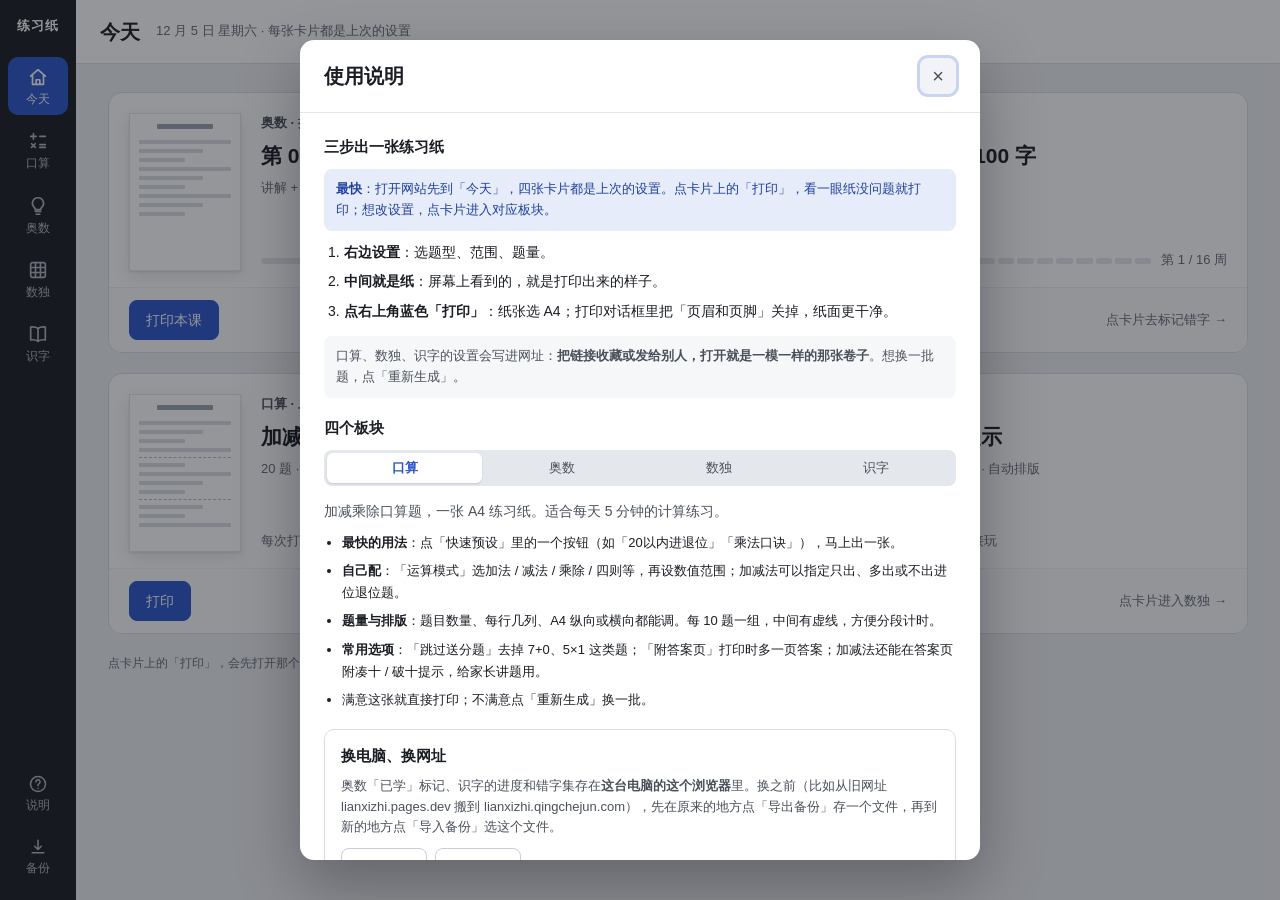
<file: index.html>
<!doctype html>
<html lang="zh-CN">
<head>
  <meta charset="utf-8" />
  <meta name="viewport" content="width=device-width, initial-scale=1" />
  <title>练习纸 · 今天</title>
  <meta name="description" content="给孩子打印 A4 练习纸：口算、奥数、数独、识字四个板块。打开就是上次的设置，一键打印。" />
  <link rel="icon" href="data:image/svg+xml,<svg xmlns='http://www.w3.org/2000/svg' viewBox='0 0 100 100'><text y='.9em' font-size='90'>✏️</text></svg>" />
  <script>
    /* 口算以前就在 index.html，分享出去的链接都是 index.html?mode=…&seed=…。
       首页本身从不带参数，所以带参数的一律是老的口算链接，原样转过去，卷子一模一样。 */
    if (location.search) location.replace('kousuan.html' + location.search)
  </script>
  <link rel="stylesheet" href="css/app.css" />
  <link rel="stylesheet" href="css/today.css" />
</head>
<body>

<div class="app">
<!-- rail:今天 -->
<nav class="rail" aria-label="板块">
  <a class="rail-brand" href="index.html">练习纸</a>
  <a class="rail-link active" href="index.html" data-module="今天" aria-current="page"><svg viewBox="0 0 24 24" aria-hidden="true"><path d="M4 11l8-7 8 7M6 9.5V20h12V9.5M10 20v-5h4v5"/></svg><span>今天</span></a>
  <a class="rail-link" href="kousuan.html" data-module="口算"><svg viewBox="0 0 24 24" aria-hidden="true"><path d="M4 7h6M7 4v6M14 7h6M5 15l4 4M9 15l-4 4M14 16h6M14 19h6"/></svg><span>口算</span></a>
  <a class="rail-link" href="aoshu.html" data-module="奥数"><svg viewBox="0 0 24 24" aria-hidden="true"><path d="M9 18h6M10 21h4M12 3a6 6 0 0 0-4 10.5c.8.8 1 1.5 1 2.5h6c0-1 .2-1.7 1-2.5A6 6 0 0 0 12 3z"/></svg><span>奥数</span></a>
  <a class="rail-link" href="shudu.html" data-module="数独"><svg viewBox="0 0 24 24" aria-hidden="true"><rect x="4" y="4" width="16" height="16" rx="2"/><path d="M9.3 4v16M14.7 4v16M4 9.3h16M4 14.7h16"/></svg><span>数独</span></a>
  <a class="rail-link" href="shizi.html" data-module="识字"><svg viewBox="0 0 24 24" aria-hidden="true"><path d="M12 6c-2-1.5-5-2-8-1.5v14c3-.5 6 0 8 1.5 2-1.5 5-2 8-1.5v-14c-3-.5-6 0-8 1.5zM12 6v14"/></svg><span>识字</span></a>
  <span class="rail-gap"></span>
  <button type="button" class="rail-link small" data-help><svg viewBox="0 0 24 24" aria-hidden="true"><circle cx="12" cy="12" r="9"/><path d="M9.5 9.5a2.5 2.5 0 1 1 3.5 2.3c-.6.3-1 .9-1 1.6V14M12 17.5v.01"/></svg><span>说明</span></button>
  <button type="button" class="rail-link small" data-backup><svg viewBox="0 0 24 24" aria-hidden="true"><path d="M12 4v11M8 11l4 4 4-4M5 19h14"/></svg><span>备份</span></button>
</nav>
<!-- /rail -->

<div class="work">
  <header class="work-head">
    <h1 class="work-title">今天</h1>
    <span class="work-sum" id="today-date"></span>
  </header>

  <main class="today" id="today">
    <div class="today-grid" id="today-cards"></div>
    <p class="today-note">点卡片上的「打印」，会先打开那个板块让你看一眼纸，确认了再打印。打开网站默认就是这一页。</p>
  </main>
</div>
</div>

<script src="js/settings.js"></script>
<script src="js/aoshu-topics.js"></script>
<script src="js/aoshu-videos.js"></script>
<script src="js/shudu-core.js"></script>
<script src="js/shudu-settings.js"></script>
<script src="js/shizi-data.js"></script>
<script src="js/shizi-core.js"></script>
<script src="js/shizi-settings.js"></script>
<script src="js/today-core.js"></script>
<script src="js/today.js"></script>
<script src="js/backup.js"></script>
<script src="js/help.js"></script>
</body>
</html>
</file>
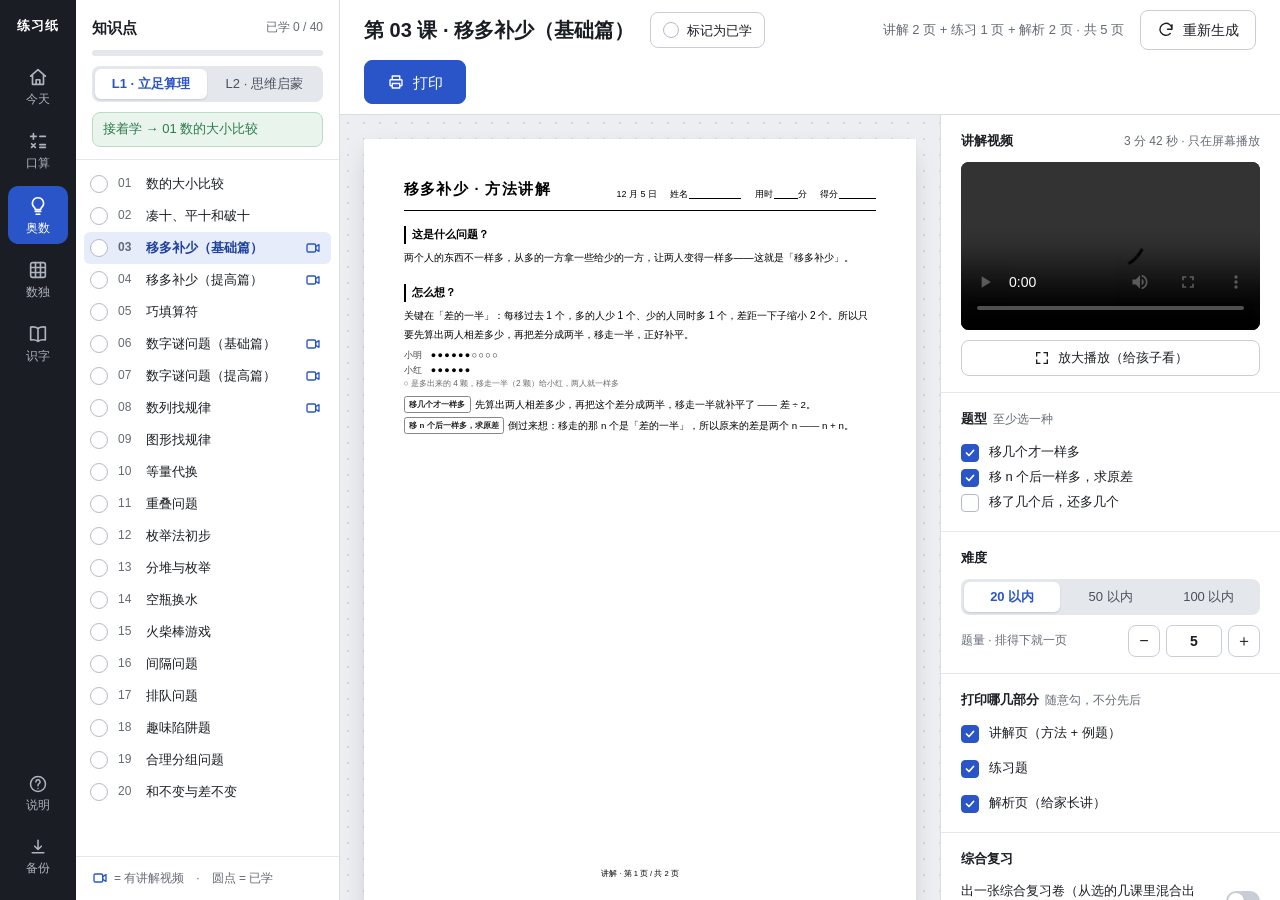
<file: aoshu.html>
<!doctype html>
<html lang="zh-CN">
<head>
  <meta charset="utf-8" />
  <meta name="viewport" content="width=device-width, initial-scale=1" />
  <title>奥数 · 练习纸</title>
  <meta name="description" content="给孩子打印 A4 练习纸 · 奥数：40 个思维知识点，每个有讲解页、练习题和分步解析。" />
  <link rel="icon" href="data:image/svg+xml,<svg xmlns='http://www.w3.org/2000/svg' viewBox='0 0 100 100'><text y='.9em' font-size='90'>🧠</text></svg>" />
  <link rel="stylesheet" href="css/app.css" />
  <link rel="stylesheet" href="css/sheet.css" />
  <link rel="stylesheet" href="css/aoshu.css" />
  <!-- 奥数页固定 A4 纵向（文字题横向排版无意义），不像口算页那样动态切换 -->
  <style>@page { size: A4 portrait; margin: 15mm; }</style>
</head>
<body>

<div class="app">
<!-- rail:奥数 -->
<nav class="rail" aria-label="板块">
  <a class="rail-brand" href="index.html">练习纸</a>
  <a class="rail-link" href="index.html" data-module="今天"><svg viewBox="0 0 24 24" aria-hidden="true"><path d="M4 11l8-7 8 7M6 9.5V20h12V9.5M10 20v-5h4v5"/></svg><span>今天</span></a>
  <a class="rail-link" href="kousuan.html" data-module="口算"><svg viewBox="0 0 24 24" aria-hidden="true"><path d="M4 7h6M7 4v6M14 7h6M5 15l4 4M9 15l-4 4M14 16h6M14 19h6"/></svg><span>口算</span></a>
  <a class="rail-link active" href="aoshu.html" data-module="奥数" aria-current="page"><svg viewBox="0 0 24 24" aria-hidden="true"><path d="M9 18h6M10 21h4M12 3a6 6 0 0 0-4 10.5c.8.8 1 1.5 1 2.5h6c0-1 .2-1.7 1-2.5A6 6 0 0 0 12 3z"/></svg><span>奥数</span></a>
  <a class="rail-link" href="shudu.html" data-module="数独"><svg viewBox="0 0 24 24" aria-hidden="true"><rect x="4" y="4" width="16" height="16" rx="2"/><path d="M9.3 4v16M14.7 4v16M4 9.3h16M4 14.7h16"/></svg><span>数独</span></a>
  <a class="rail-link" href="shizi.html" data-module="识字"><svg viewBox="0 0 24 24" aria-hidden="true"><path d="M12 6c-2-1.5-5-2-8-1.5v14c3-.5 6 0 8 1.5 2-1.5 5-2 8-1.5v-14c-3-.5-6 0-8 1.5zM12 6v14"/></svg><span>识字</span></a>
  <span class="rail-gap"></span>
  <button type="button" class="rail-link small" data-help><svg viewBox="0 0 24 24" aria-hidden="true"><circle cx="12" cy="12" r="9"/><path d="M9.5 9.5a2.5 2.5 0 1 1 3.5 2.3c-.6.3-1 .9-1 1.6V14M12 17.5v.01"/></svg><span>说明</span></button>
  <button type="button" class="rail-link small" data-backup><svg viewBox="0 0 24 24" aria-hidden="true"><path d="M12 4v11M8 11l4 4 4-4M5 19h14"/></svg><span>备份</span></button>
</nav>
<!-- /rail -->

<!-- ======== 知识点目录 ======== -->
<aside class="topic-nav" aria-label="知识点目录">
  <div class="topic-nav-head">
    <div class="row-between">
      <h2 class="group-title">知识点</h2>
      <span class="lbl" id="learned-n"></span>
    </div>
    <div class="progress" aria-hidden="true"><i id="learned-bar"></i></div>
    <div class="stage-tabs" id="stage-tabs">
      <button type="button" class="stage-tab" data-stage="L1">L1 · 立足算理</button>
      <button type="button" class="stage-tab" data-stage="L2">L2 · 思维启蒙</button>
    </div>
    <button type="button" class="next-topic" id="btn-next" hidden></button>
  </div>
  <div class="topic-list" id="topic-list"></div>
  <p class="topic-legend"><svg class="cam" viewBox="0 0 24 24" aria-hidden="true"><rect x="3" y="6" width="13" height="12" rx="2"/><path d="M16 10l5-3v10l-5-3z"/></svg>= 有讲解视频　·　圆点 = 已学</p>
</aside>

<div class="work">
  <header class="work-head">
    <h1 class="work-title" id="lesson-title">奥数</h1>
    <button type="button" id="btn-learned" class="btn btn-sm learned-btn"><span class="dot" aria-hidden="true"></span><span class="txt">标记为已学</span></button>
    <span class="work-grow"></span>
    <span class="work-sum" id="work-sum"></span>
    <button type="button" id="btn-regen" class="btn"><svg viewBox="0 0 24 24" aria-hidden="true"><path d="M20 11a8 8 0 1 0-2.3 5.7M20 5v6h-6"/></svg>重新生成</button>
    <button type="button" id="btn-print" class="btn btn-primary btn-lg"><svg viewBox="0 0 24 24" aria-hidden="true"><path d="M7 9V4h10v5M7 17H5a1 1 0 0 1-1-1v-6a1 1 0 0 1 1-1h14a1 1 0 0 1 1 1v6a1 1 0 0 1-1 1h-2M7 14h10v6H7z"/></svg>打印</button>
  </header>

  <div class="work-body">

    <!-- ======== 练习纸预览（所见即所得） ======== -->
    <main class="preview" id="preview-wrap">
      <div class="notice" id="notice" hidden></div>
      <div id="preview"></div>
    </main>

    <!-- ======== 设置 ======== -->
    <aside class="panel" id="panel" aria-label="设置">

      <!-- 讲解视频：有视频的课显示播放器，没有的显示一行说明；综合复习卷整段藏起来。内容由 aoshu-main.js 填 -->
      <section class="group" id="video-group"></section>

      <section class="group" id="group-variants">
        <h2 class="group-title">题型<span class="sub">至少选一种</span></h2>
        <div id="variant-list"></div>
      </section>

      <section class="group">
        <h2 class="group-title">难度</h2>
        <select id="f-difficulty" class="input" data-seg aria-label="难度">
          <option value="L1" data-short="20 以内">入门 · 20 以内</option>
          <option value="L2" data-short="50 以内">提高 · 50 以内</option>
          <option value="L3" data-short="100 以内">挑战 · 100 以内</option>
        </select>
        <div class="row-between">
          <label class="lbl" for="f-count">题量 · 排得下就一页</label>
          <input type="number" id="f-count" class="input" min="2" max="30" step="1" data-stepper />
        </div>
      </section>

      <section class="group">
        <h2 class="group-title">打印哪几部分<span class="sub">随意勾，不分先后</span></h2>
        <label class="tick" id="tick-lesson">
          <input type="checkbox" id="f-lessonpage" /><span>讲解页（方法 + 例题）</span>
        </label>
        <label class="tick">
          <input type="checkbox" id="f-practice" /><span>练习题</span>
        </label>
        <label class="tick">
          <input type="checkbox" id="f-anspage" /><span>解析页（给家长讲）</span>
        </label>
      </section>

      <section class="group">
        <h2 class="group-title">综合复习</h2>
        <label class="check">
          <input type="checkbox" id="f-review" /><span>出一张综合复习卷（从选的几课里混合出题）</span>
        </label>
        <!-- 混哪几课：只在打开复习卷时显示，和「已学」标记互不影响。清单由 aoshu-main.js 填 -->
        <div class="review-scope" id="review-scope" hidden>
          <div class="row-between">
            <span class="lbl" id="scope-n"></span>
            <span class="scope-acts">
              <button type="button" class="link-btn" data-scope-act="learned">只选已学的</button>
              <button type="button" class="link-btn" data-scope-act="none">清空</button>
            </span>
          </div>
          <div class="scope-list" id="scope-list"></div>
        </div>
      </section>

      <section class="group">
        <label class="field"><span>练习纸标题（选填）</span>
          <input type="text" id="f-title" class="input" maxlength="30" placeholder="留空则自动生成，如：移多补少练习 · 20以内" />
        </label>
        <p class="hint">设置会自动保存，也已写入网址 —— 收藏本页链接即可固定「每日题型」。</p>
      </section>

    </aside>
  </div>
</div>
</div>

<!-- render.js 只为取 parts 零件与 refreshDates，不会渲染口算内容 -->
<script src="js/shell.js"></script>
<script src="js/render.js"></script>
<script src="js/aoshu-topics.js"></script>
<script src="js/aoshu-videos.js"></script>
<script src="js/aoshu-topic-daxiao.js"></script>
<script src="js/aoshu-topic-coushi.js"></script>
<script src="js/aoshu-topic-yiduobushao2.js"></script>
<script src="js/aoshu-topic-tianfu.js"></script>
<script src="js/aoshu-topic-shuzimi.js"></script>
<script src="js/aoshu-topic-shuzimi2.js"></script>
<script src="js/aoshu-topic-xulie.js"></script>
<script src="js/aoshu-topic-tuxing.js"></script>
<script src="js/aoshu-topic-dengliang.js"></script>
<script src="js/aoshu-topic-chongdie.js"></script>
<script src="js/aoshu-topic-meiju.js"></script>
<script src="js/aoshu-topic-fendui.js"></script>
<script src="js/aoshu-topic-kongping.js"></script>
<script src="js/aoshu-topic-huochai.js"></script>
<script src="js/aoshu-topic-xianjing.js"></script>
<script src="js/aoshu-topic-fenzu.js"></script>
<script src="js/aoshu-topic-jiange.js"></script>
<script src="js/aoshu-topic-paidui.js"></script>
<script src="js/aoshu-topic-hebubian.js"></script>
<script src="js/aoshu-topic-wenzimi.js"></script>
<script src="js/aoshu-topic-kuohao1.js"></script>
<script src="js/aoshu-topic-kuohao2.js"></script>
<script src="js/aoshu-topic-chengfa.js"></script>
<script src="js/aoshu-topic-chufa.js"></script>
<script src="js/aoshu-topic-size.js"></script>
<script src="js/aoshu-topic-yushu1.js"></script>
<script src="js/aoshu-topic-yushu2.js"></script>
<script src="js/aoshu-topic-huajia.js"></script>
<script src="js/aoshu-topic-jiou.js"></script>
<script src="js/aoshu-topic-yibihua.js"></script>
<script src="js/aoshu-topic-huanyuan.js"></script>
<script src="js/aoshu-topic-shuzhen.js"></script>
<script src="js/aoshu-topic-cuozhong.js"></script>
<script src="js/aoshu-topic-tongchou.js"></script>
<script src="js/aoshu-topic-jishu.js"></script>
<script src="js/aoshu-topic-xianduan1.js"></script>
<script src="js/aoshu-topic-xianduan2.js"></script>
<script src="js/aoshu-topic-paixu.js"></script>
<script src="js/aoshu-topic-liebiao.js"></script>
<script src="js/aoshu-settings.js"></script>
<script src="js/aoshu-render.js"></script>
<script src="js/aoshu-main.js"></script>
<script src="js/backup.js"></script>
<script src="js/help.js"></script>
</body>
</html>
</file>
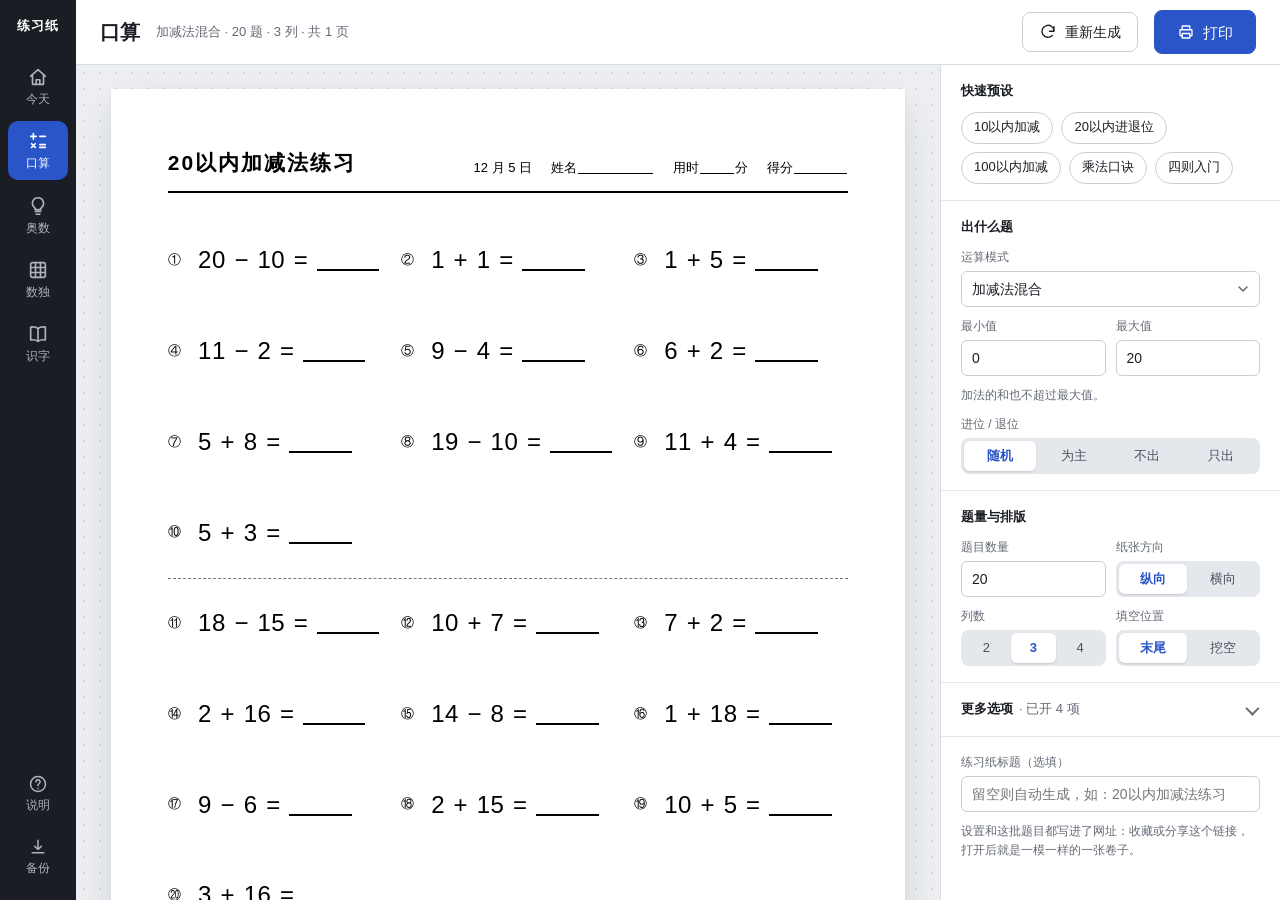
<file: kousuan.html>
<!doctype html>
<html lang="zh-CN">
<head>
  <meta charset="utf-8" />
  <meta name="viewport" content="width=device-width, initial-scale=1" />
  <title>口算 · 练习纸</title>
  <meta name="description" content="给孩子打印 A4 练习纸：口算、奥数、数独、识字四个板块。口算页：加减乘除、四则运算，自定义范围，每题可附答案页。" />
  <link rel="icon" href="data:image/svg+xml,<svg xmlns='http://www.w3.org/2000/svg' viewBox='0 0 100 100'><text y='.9em' font-size='90'>✏️</text></svg>" />
  <link rel="stylesheet" href="css/app.css" />
  <link rel="stylesheet" href="css/sheet.css" />
  <style id="page-style">@page { size: A4 portrait; margin: 15mm; }</style>
</head>
<body>

<div class="app">
<!-- rail:口算 -->
<nav class="rail" aria-label="板块">
  <a class="rail-brand" href="index.html">练习纸</a>
  <a class="rail-link" href="index.html" data-module="今天"><svg viewBox="0 0 24 24" aria-hidden="true"><path d="M4 11l8-7 8 7M6 9.5V20h12V9.5M10 20v-5h4v5"/></svg><span>今天</span></a>
  <a class="rail-link active" href="kousuan.html" data-module="口算" aria-current="page"><svg viewBox="0 0 24 24" aria-hidden="true"><path d="M4 7h6M7 4v6M14 7h6M5 15l4 4M9 15l-4 4M14 16h6M14 19h6"/></svg><span>口算</span></a>
  <a class="rail-link" href="aoshu.html" data-module="奥数"><svg viewBox="0 0 24 24" aria-hidden="true"><path d="M9 18h6M10 21h4M12 3a6 6 0 0 0-4 10.5c.8.8 1 1.5 1 2.5h6c0-1 .2-1.7 1-2.5A6 6 0 0 0 12 3z"/></svg><span>奥数</span></a>
  <a class="rail-link" href="shudu.html" data-module="数独"><svg viewBox="0 0 24 24" aria-hidden="true"><rect x="4" y="4" width="16" height="16" rx="2"/><path d="M9.3 4v16M14.7 4v16M4 9.3h16M4 14.7h16"/></svg><span>数独</span></a>
  <a class="rail-link" href="shizi.html" data-module="识字"><svg viewBox="0 0 24 24" aria-hidden="true"><path d="M12 6c-2-1.5-5-2-8-1.5v14c3-.5 6 0 8 1.5 2-1.5 5-2 8-1.5v-14c-3-.5-6 0-8 1.5zM12 6v14"/></svg><span>识字</span></a>
  <span class="rail-gap"></span>
  <button type="button" class="rail-link small" data-help><svg viewBox="0 0 24 24" aria-hidden="true"><circle cx="12" cy="12" r="9"/><path d="M9.5 9.5a2.5 2.5 0 1 1 3.5 2.3c-.6.3-1 .9-1 1.6V14M12 17.5v.01"/></svg><span>说明</span></button>
  <button type="button" class="rail-link small" data-backup><svg viewBox="0 0 24 24" aria-hidden="true"><path d="M12 4v11M8 11l4 4 4-4M5 19h14"/></svg><span>备份</span></button>
</nav>
<!-- /rail -->

<div class="work">
  <header class="work-head">
    <h1 class="work-title">口算</h1>
    <span class="work-sum" id="work-sum"></span>
    <span class="work-grow"></span>
    <button type="button" id="btn-regen" class="btn"><svg viewBox="0 0 24 24" aria-hidden="true"><path d="M20 11a8 8 0 1 0-2.3 5.7M20 5v6h-6"/></svg>重新生成</button>
    <button type="button" id="btn-print" class="btn btn-primary btn-lg"><svg viewBox="0 0 24 24" aria-hidden="true"><path d="M7 9V4h10v5M7 17H5a1 1 0 0 1-1-1v-6a1 1 0 0 1 1-1h14a1 1 0 0 1 1 1v6a1 1 0 0 1-1 1h-2M7 14h10v6H7z"/></svg>打印</button>
  </header>

  <div class="work-body">

    <!-- ======== 练习纸预览（所见即所得） ======== -->
    <main class="preview" id="preview-wrap">
      <div class="notice" id="notice" hidden></div>
      <div id="preview"></div>
    </main>

    <!-- ======== 设置 ======== -->
    <aside class="panel" id="panel" aria-label="设置">

      <section class="group">
        <h2 class="group-title">快速预设</h2>
        <div class="preset-row" id="preset-row"></div>
      </section>

      <section class="group">
        <h2 class="group-title">出什么题</h2>
        <label class="field"><span>运算模式</span>
          <select id="f-mode" class="input">
            <option value="add">加法</option>
            <option value="sub">减法</option>
            <option value="addsub">加减法混合</option>
            <option value="mul">乘法</option>
            <option value="div">除法</option>
            <option value="muldiv">乘除法混合</option>
            <option value="addsubmul">加减法 + 少量乘法（乘法约占两成）</option>
            <option value="mixed">四则运算（2～3 步）</option>
          </select>
        </label>
        <div class="pair" data-show="add sub addsub addsubmul mixed">
          <label class="field"><span>最小值</span>
            <input type="number" id="f-min" class="input" min="0" max="9999" step="1" />
          </label>
          <label class="field"><span>最大值</span>
            <input type="number" id="f-max" class="input" min="1" max="10000" step="1" />
          </label>
        </div>
        <p class="hint" data-show="add addsub addsubmul mixed">加法的和也不超过最大值。</p>
        <div class="pair" data-show="mul div muldiv addsubmul mixed">
          <label class="field"><span>乘除数最小</span>
            <input type="number" id="f-mulmin" class="input" min="1" max="999" step="1" />
          </label>
          <label class="field"><span>乘除数最大</span>
            <input type="number" id="f-mulmax" class="input" min="1" max="999" step="1" />
          </label>
        </div>
        <div class="field" data-show="add sub addsub addsubmul"><span>进位 / 退位</span>
          <select id="f-carry" class="input" data-seg aria-label="进位 / 退位">
            <option value="random" data-short="随机">随机（不限制）</option>
            <option value="carrymore" data-short="为主">以进位 / 退位为主</option>
            <option value="nocarry" data-short="不出">不出进位 / 退位题</option>
            <option value="carryonly" data-short="只出">只出进位 / 退位题</option>
          </select>
        </div>
      </section>

      <section class="group">
        <h2 class="group-title">题量与排版</h2>
        <div class="pair">
          <label class="field"><span>题目数量</span>
            <input type="number" id="f-count" class="input" min="2" max="100" step="1" />
          </label>
          <div class="field"><span>纸张方向</span>
            <select id="f-paper" class="input" data-seg aria-label="纸张方向">
              <option value="portrait" data-short="纵向">A4 纵向</option>
              <option value="landscape" data-short="横向">A4 横向</option>
            </select>
          </div>
        </div>
        <div class="pair">
          <div class="field"><span>列数</span>
            <select id="f-columns" class="input" data-seg aria-label="列数">
              <option value="2" data-short="2">2 列</option>
              <option value="3" data-short="3">3 列</option>
              <option value="4" data-short="4">4 列</option>
            </select>
          </div>
          <!-- 四则模式不显示：多步算式只挖结果，随机挖空不适用 -->
          <div class="field" data-show-inline="add sub addsub mul div muldiv addsubmul"><span>填空位置</span>
            <select id="f-blank" class="input" data-seg aria-label="填空位置">
              <option value="end" data-short="末尾">答案在末尾</option>
              <option value="random" data-short="挖空">随机挖空</option>
            </select>
          </div>
        </div>
      </section>

      <section class="group">
        <details class="more" id="more-opts">
          <summary>更多选项 <span class="sub" id="more-count"></span></summary>
          <label class="check" data-show-inline="sub addsub addsubmul mixed">
            <input type="checkbox" id="f-nonneg" /><span>减法不出负数</span>
          </label>
          <!-- 四则模式不显示：多步算式内的除法必然整除，无法表示余数 -->
          <label class="check" data-show-inline="div muldiv">
            <input type="checkbox" id="f-exactdiv" /><span>除法必须整除（关闭则出「…余…」）</span>
          </label>
          <label class="check" data-show-inline="mixed">
            <input type="checkbox" id="f-parens" /><span>四则运算允许括号</span>
          </label>
          <label class="check">
            <input type="checkbox" id="f-skiptrivial" /><span>跳过送分题（如 7 + 0、5 × 1、8 − 8）</span>
          </label>
          <label class="check">
            <input type="checkbox" id="f-nodup" /><span>题目不重复</span>
          </label>
          <label class="check">
            <input type="checkbox" id="f-anspage" /><span>打印时附答案页</span>
          </label>
          <label class="check" data-show-inline="add sub addsub addsubmul">
            <input type="checkbox" id="f-stephint" /><span>答案页附凑十 / 破十提示（供家长讲解）</span>
          </label>
        </details>
      </section>

      <section class="group">
        <label class="field"><span>练习纸标题（选填）</span>
          <input type="text" id="f-title" class="input" maxlength="30" placeholder="留空则自动生成，如：20以内加减法练习" />
        </label>
        <p class="hint">设置和这批题目都写进了网址：收藏或分享这个链接，打开后就是一模一样的一张卷子。</p>
      </section>

    </aside>
  </div>
</div>
</div>

<script src="js/shell.js"></script>
<script src="js/generator.js"></script>
<script src="js/settings.js"></script>
<script src="js/render.js"></script>
<script src="js/main.js"></script>
<script src="js/backup.js"></script>
<script src="js/help.js"></script>
</body>
</html>
</file>
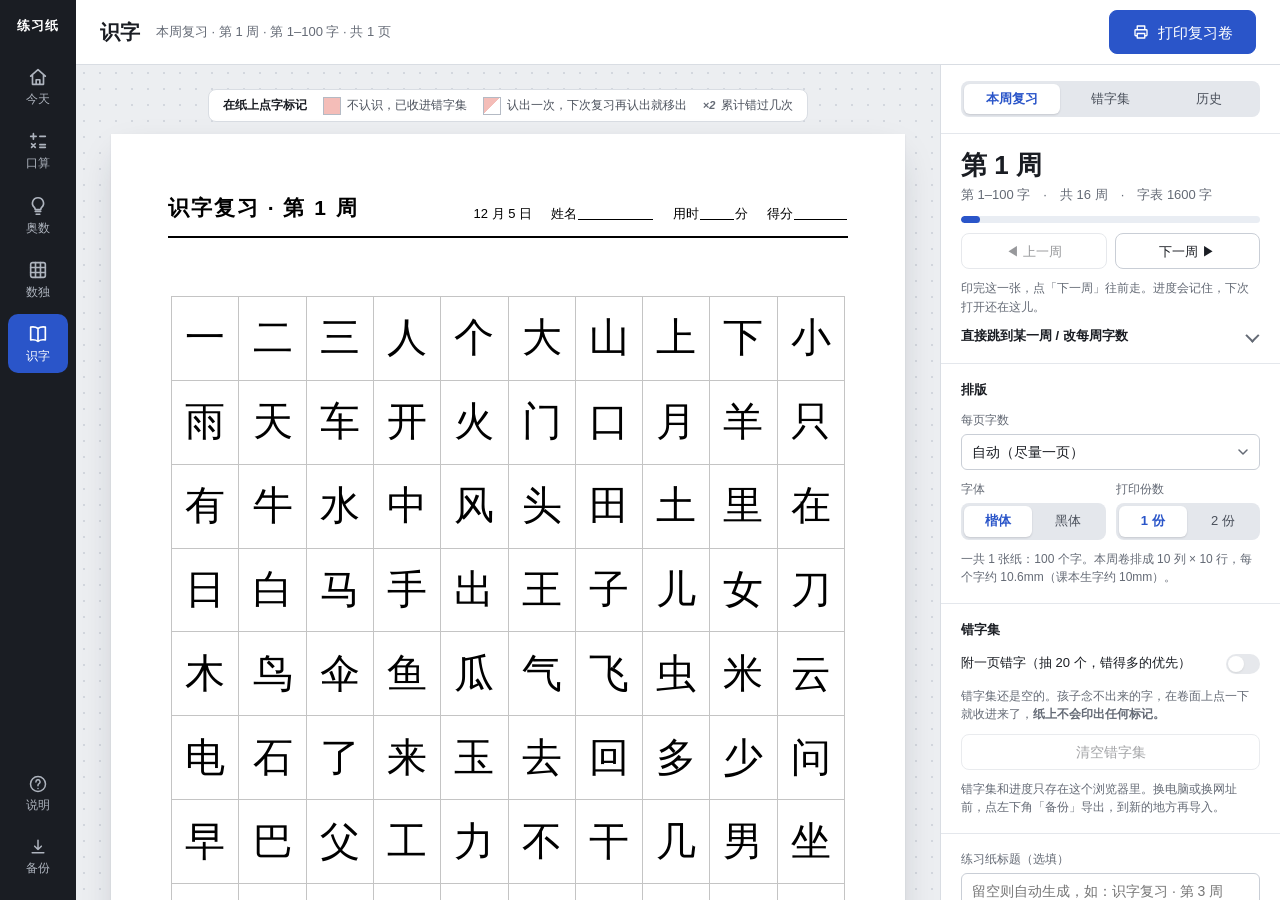
<file: shizi.html>
<!doctype html>
<html lang="zh-CN">
<head>
  <meta charset="utf-8" />
  <meta name="viewport" content="width=device-width, initial-scale=1" />
  <title>识字 · 练习纸</title>
  <meta name="description" content="给孩子打印 A4 练习纸 · 识字：按学习顺序每周复习 100 个字，只印字不印拼音，孩子念家长听，错字集反复练。" />
  <link rel="icon" href="data:image/svg+xml,<svg xmlns='http://www.w3.org/2000/svg' viewBox='0 0 100 100'><text y='.9em' font-size='90'>字</text></svg>" />
  <link rel="stylesheet" href="css/app.css" />
  <link rel="stylesheet" href="css/sheet.css" />
  <link rel="stylesheet" href="css/shizi.css" />
  <!-- 识字页固定 A4 纵向（字格是方的，横竖都能排，纵向一页装得下 100 字就够了） -->
  <style>@page { size: A4 portrait; margin: 15mm; }</style>
</head>
<body>

<div class="app">
<!-- rail:识字 -->
<nav class="rail" aria-label="板块">
  <a class="rail-brand" href="index.html">练习纸</a>
  <a class="rail-link" href="index.html" data-module="今天"><svg viewBox="0 0 24 24" aria-hidden="true"><path d="M4 11l8-7 8 7M6 9.5V20h12V9.5M10 20v-5h4v5"/></svg><span>今天</span></a>
  <a class="rail-link" href="kousuan.html" data-module="口算"><svg viewBox="0 0 24 24" aria-hidden="true"><path d="M4 7h6M7 4v6M14 7h6M5 15l4 4M9 15l-4 4M14 16h6M14 19h6"/></svg><span>口算</span></a>
  <a class="rail-link" href="aoshu.html" data-module="奥数"><svg viewBox="0 0 24 24" aria-hidden="true"><path d="M9 18h6M10 21h4M12 3a6 6 0 0 0-4 10.5c.8.8 1 1.5 1 2.5h6c0-1 .2-1.7 1-2.5A6 6 0 0 0 12 3z"/></svg><span>奥数</span></a>
  <a class="rail-link" href="shudu.html" data-module="数独"><svg viewBox="0 0 24 24" aria-hidden="true"><rect x="4" y="4" width="16" height="16" rx="2"/><path d="M9.3 4v16M14.7 4v16M4 9.3h16M4 14.7h16"/></svg><span>数独</span></a>
  <a class="rail-link active" href="shizi.html" data-module="识字" aria-current="page"><svg viewBox="0 0 24 24" aria-hidden="true"><path d="M12 6c-2-1.5-5-2-8-1.5v14c3-.5 6 0 8 1.5 2-1.5 5-2 8-1.5v-14c-3-.5-6 0-8 1.5zM12 6v14"/></svg><span>识字</span></a>
  <span class="rail-gap"></span>
  <button type="button" class="rail-link small" data-help><svg viewBox="0 0 24 24" aria-hidden="true"><circle cx="12" cy="12" r="9"/><path d="M9.5 9.5a2.5 2.5 0 1 1 3.5 2.3c-.6.3-1 .9-1 1.6V14M12 17.5v.01"/></svg><span>说明</span></button>
  <button type="button" class="rail-link small" data-backup><svg viewBox="0 0 24 24" aria-hidden="true"><path d="M12 4v11M8 11l4 4 4-4M5 19h14"/></svg><span>备份</span></button>
</nav>
<!-- /rail -->

<div class="work">
  <header class="work-head">
    <h1 class="work-title">识字</h1>
    <span class="work-sum" id="work-sum"></span>
    <span class="work-grow"></span>
    <button type="button" id="btn-print" class="btn btn-primary btn-lg"><svg viewBox="0 0 24 24" aria-hidden="true"><path d="M7 9V4h10v5M7 17H5a1 1 0 0 1-1-1v-6a1 1 0 0 1 1-1h14a1 1 0 0 1 1 1v6a1 1 0 0 1-1 1h-2M7 14h10v6H7z"/></svg><span class="txt">打印复习卷</span></button>
  </header>

  <div class="work-body">

    <!-- ======== 练习纸预览（所见即所得；字格可以点，点一下就是加入 / 移出错字集） ======== -->
    <main class="preview" id="preview-wrap">
      <div class="mark-legend" id="mark-legend">
        <b>在纸上点字标记</b>
        <span><i class="sw"></i>不认识，已收进错字集</span>
        <span><i class="sw half"></i>认出一次，下次复习再认出就移出</span>
        <span><i class="n">×2</i>累计错过几次</span>
      </div>
      <div class="notice" id="notice" hidden></div>
      <div id="preview"></div>
    </main>

    <!-- ======== 设置 ======== -->
    <aside class="panel" id="panel" aria-label="设置">

      <!-- 看哪一张卷子。两种模式下字格都能点，点一下就是加入/移出错字集 -->
      <section class="group">
        <div class="stage-tabs" id="mode-tabs">
          <button type="button" class="stage-tab" data-mode="week">本周复习</button>
          <button type="button" class="stage-tab" data-mode="wrong">错字集<span id="wrong-n"></span></button>
          <button type="button" class="stage-tab" data-mode="history">历史</button>
        </div>
      </section>

      <section class="group" id="sec-progress">
        <p class="week-now" id="week-now">第 1 周</p>
        <p class="week-sub" id="week-sub"></p>
        <div class="week-bar"><i id="week-fill" style="width:0"></i></div>
        <div class="btn-pair">
          <button type="button" id="btn-prev" class="btn btn-sm">◀ 上一周</button>
          <button type="button" id="btn-next" class="btn btn-sm">下一周 ▶</button>
        </div>
        <p class="hint" id="week-hint">印完这一张，点「下一周」往前走。进度会记住，下次打开还在这儿。</p>
        <details class="more" id="sec-range">
          <summary>直接跳到某一周 / 改每周字数</summary>
          <div class="pair">
            <label class="field"><span>第几周</span>
              <input type="number" id="f-week" class="input" min="1" step="1" />
            </label>
            <label class="field"><span>每周字数</span>
              <input type="number" id="f-perweek" class="input" min="10" max="200" step="10" />
            </label>
          </div>
          <p class="hint">每周 100 字正好一张 A4，16 周走完一轮。改成别的数，周次会按新的每周字数重算。</p>
        </details>
      </section>

      <!-- 「历史」页签：统计在左边纸张区，这里只放说明 -->
      <section class="group" id="sec-history" hidden>
        <h2 class="group-title">历史错字</h2>
        <p class="hint">只要错过一次的字都记在这里，学会移出了也不删。<b>次数</b>是一共错过几次：
          收进错字集算一次，之后每次复习结算时没认出来再加一次。</p>
        <p class="hint">「本周复习」附的错字页按次数抽字：错得越多越容易被抽到；上次复习认出来的（半红），机会减半。</p>
        <p class="hint">记录只存在这个浏览器里。换电脑或换网址前，点左下角「备份」导出。</p>
      </section>

      <section class="group" id="sec-layout">
        <h2 class="group-title">排版</h2>
        <label class="field"><span>每页字数</span>
          <select id="f-perpage" class="input">
            <option value="0">自动（尽量一页）</option>
            <option value="25">25 字 / 页</option>
            <option value="50">50 字 / 页</option>
            <option value="60">60 字 / 页</option>
            <option value="100">100 字 / 页</option>
          </select>
        </label>
        <div class="pair">
          <div class="field"><span>字体</span>
            <select id="f-font" class="input" data-seg aria-label="字体">
              <option value="kai" data-short="楷体">楷体（同课本）</option>
              <option value="hei" data-short="黑体">黑体</option>
            </select>
          </div>
          <div class="field"><span>打印份数</span>
            <select id="f-copies" class="input" data-seg aria-label="打印份数">
              <option value="1">1 份</option>
              <option value="2">2 份</option>
            </select>
          </div>
        </div>
        <p class="hint" id="pages-hint"></p>
      </section>

      <section class="group" id="sec-wrong">
        <h2 class="group-title">错字集<span class="sub" id="wrong-title-n"></span></h2>
        <!-- 只在「本周复习」模式下有意义：错字集模式整张卷子就是错字 -->
        <label class="check" id="sec-append">
          <input type="checkbox" id="f-withwrong" /><span>附一页错字（抽 20 个，错得多的优先）</span>
        </label>
        <p class="hint" id="mark-hint"></p>
        <!-- 复习结算：卷面上有旧错字时出现。内容由 shizi-main.js 填 -->
        <div class="settle" id="settle" hidden></div>
        <!-- 一行历史摘要 + 去「历史」页签的按钮。一个字都没错过时藏起来 -->
        <div class="hist-link" id="mark-repeats" hidden></div>
        <div class="week-nav">
          <button type="button" id="btn-repick" class="btn btn-sm" hidden>↻ 换一批错字</button>
          <button type="button" id="btn-relayout" class="btn btn-sm" hidden></button>
          <button type="button" id="btn-clear-wrong" class="btn btn-sm btn-danger">清空错字集</button>
        </div>
        <p class="hint">错字集和进度只存在这个浏览器里。换电脑或换网址前，点左下角「备份」导出，到新的地方再导入。</p>
      </section>

      <section class="group" id="sec-title">
        <label class="field"><span>练习纸标题（选填）</span>
          <input type="text" id="f-title" class="input" maxlength="30" placeholder="留空则自动生成，如：识字复习 · 第 3 周" />
        </label>
        <p class="hint">页眉右边「日期 姓名 用时 得分」那一栏是固定的，留给标题的只有 73mm ——
          大约 12 个字。再长会换到第二行，不影响字格，但页眉会占高一些。</p>
      </section>

    </aside>
  </div>
</div>
</div>

<!-- render.js 只为取 parts 零件与 refreshDates，不会渲染口算内容 -->
<script src="js/shell.js"></script>
<script src="js/render.js"></script>
<script src="js/shizi-data.js"></script>
<script src="js/shizi-core.js"></script>
<script src="js/shizi-settings.js"></script>
<script src="js/shizi-render.js"></script>
<script src="js/shizi-mark.js"></script>
<script src="js/shizi-main.js"></script>
<script src="js/backup.js"></script>
<script src="js/help.js"></script>
</body>
</html>
</file>
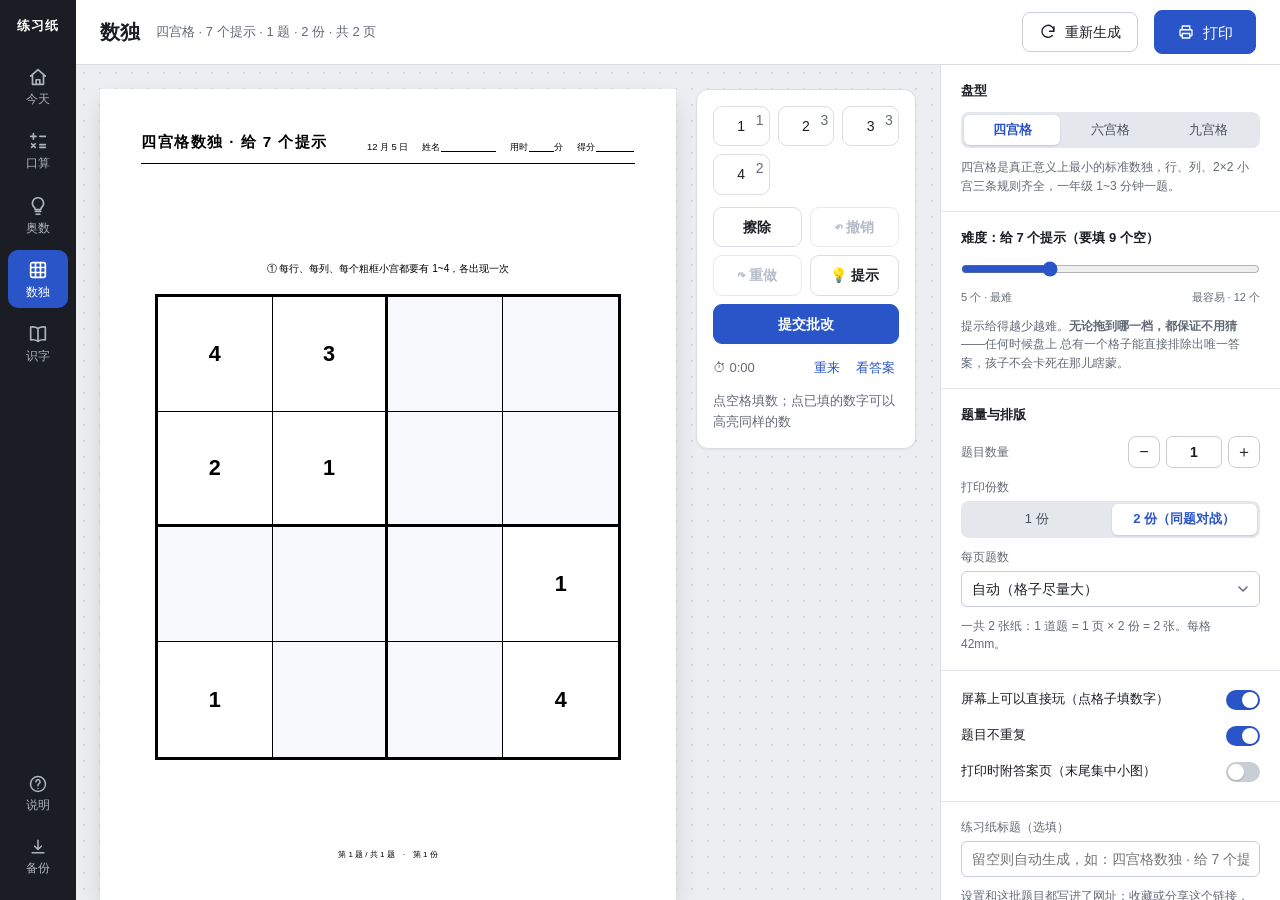
<file: shudu.html>
<!doctype html>
<html lang="zh-CN">
<head>
  <meta charset="utf-8" />
  <meta name="viewport" content="width=device-width, initial-scale=1" />
  <title>数独 · 练习纸</title>
  <meta name="description" content="给孩子打印 A4 练习纸 · 数独：四宫格、六宫格、九宫格，保证不用猜就能推出来，可在线玩，可印两份同题比赛。" />
  <link rel="icon" href="data:image/svg+xml,<svg xmlns='http://www.w3.org/2000/svg' viewBox='0 0 100 100'><text y='.9em' font-size='90'>🔢</text></svg>" />
  <link rel="stylesheet" href="css/app.css" />
  <link rel="stylesheet" href="css/sheet.css" />
  <link rel="stylesheet" href="css/shudu.css" />
  <!-- 数独页固定 A4 纵向（竖着放盘最大，横向反而排不下），不像口算页那样动态切换 -->
  <style>@page { size: A4 portrait; margin: 15mm; }</style>
</head>
<body>

<div class="app">
<!-- rail:数独 -->
<nav class="rail" aria-label="板块">
  <a class="rail-brand" href="index.html">练习纸</a>
  <a class="rail-link" href="index.html" data-module="今天"><svg viewBox="0 0 24 24" aria-hidden="true"><path d="M4 11l8-7 8 7M6 9.5V20h12V9.5M10 20v-5h4v5"/></svg><span>今天</span></a>
  <a class="rail-link" href="kousuan.html" data-module="口算"><svg viewBox="0 0 24 24" aria-hidden="true"><path d="M4 7h6M7 4v6M14 7h6M5 15l4 4M9 15l-4 4M14 16h6M14 19h6"/></svg><span>口算</span></a>
  <a class="rail-link" href="aoshu.html" data-module="奥数"><svg viewBox="0 0 24 24" aria-hidden="true"><path d="M9 18h6M10 21h4M12 3a6 6 0 0 0-4 10.5c.8.8 1 1.5 1 2.5h6c0-1 .2-1.7 1-2.5A6 6 0 0 0 12 3z"/></svg><span>奥数</span></a>
  <a class="rail-link active" href="shudu.html" data-module="数独" aria-current="page"><svg viewBox="0 0 24 24" aria-hidden="true"><rect x="4" y="4" width="16" height="16" rx="2"/><path d="M9.3 4v16M14.7 4v16M4 9.3h16M4 14.7h16"/></svg><span>数独</span></a>
  <a class="rail-link" href="shizi.html" data-module="识字"><svg viewBox="0 0 24 24" aria-hidden="true"><path d="M12 6c-2-1.5-5-2-8-1.5v14c3-.5 6 0 8 1.5 2-1.5 5-2 8-1.5v-14c-3-.5-6 0-8 1.5zM12 6v14"/></svg><span>识字</span></a>
  <span class="rail-gap"></span>
  <button type="button" class="rail-link small" data-help><svg viewBox="0 0 24 24" aria-hidden="true"><circle cx="12" cy="12" r="9"/><path d="M9.5 9.5a2.5 2.5 0 1 1 3.5 2.3c-.6.3-1 .9-1 1.6V14M12 17.5v.01"/></svg><span>说明</span></button>
  <button type="button" class="rail-link small" data-backup><svg viewBox="0 0 24 24" aria-hidden="true"><path d="M12 4v11M8 11l4 4 4-4M5 19h14"/></svg><span>备份</span></button>
</nav>
<!-- /rail -->

<div class="work">
  <header class="work-head">
    <h1 class="work-title">数独</h1>
    <span class="work-sum" id="work-sum"></span>
    <span class="work-grow"></span>
    <button type="button" id="btn-regen" class="btn"><svg viewBox="0 0 24 24" aria-hidden="true"><path d="M20 11a8 8 0 1 0-2.3 5.7M20 5v6h-6"/></svg>重新生成</button>
    <button type="button" id="btn-print" class="btn btn-primary btn-lg"><svg viewBox="0 0 24 24" aria-hidden="true"><path d="M7 9V4h10v5M7 17H5a1 1 0 0 1-1-1v-6a1 1 0 0 1 1-1h14a1 1 0 0 1 1 1v6a1 1 0 0 1-1 1h-2M7 14h10v6H7z"/></svg>打印</button>
  </header>

  <div class="work-body">

    <!-- ======== 练习纸预览（所见即所得，也是在线作答区） ======== -->
    <main class="preview" id="preview-wrap">
      <div class="notice" id="notice" hidden></div>
      <!-- 电脑上作答面板在纸的右边，手机上贴屏幕底部（见 css/shudu.css） -->
      <div class="play-row">
        <div id="preview"></div>
        <div class="num-bar" id="num-bar" hidden></div>
      </div>
    </main>

    <!-- ======== 设置 ======== -->
    <aside class="panel" id="panel" aria-label="设置">

      <section class="group">
        <h2 class="group-title">盘型</h2>
        <select id="f-shape" class="input" data-seg aria-label="盘型">
          <option value="s4" data-short="四宫格">四宫格 4×4 · 行、列、2×2 宫</option>
          <option value="s6" data-short="六宫格">六宫格 6×6 · 行、列、2×3 宫</option>
          <option value="s9" data-short="九宫格">九宫格 9×9 · 标准数独</option>
        </select>
        <p class="hint" id="shape-hint"></p>
      </section>

      <section class="group">
        <h2 class="group-title">难度：<span id="clues-label"></span></h2>
        <input type="range" id="f-clues" class="slider" step="1" />
        <div class="slider-ends"><span id="clues-min"></span><span id="clues-max"></span></div>
        <p class="hint">提示给得越少越难。<b>无论拖到哪一档，都保证不用猜</b>——任何时候盘上
          总有一个格子能直接排除出唯一答案，孩子不会卡死在那儿瞎蒙。</p>
      </section>

      <section class="group">
        <h2 class="group-title">题量与排版</h2>
        <div class="row-between">
          <label class="lbl" for="f-count">题目数量</label>
          <input type="number" id="f-count" class="input" min="1" max="20" step="1" data-stepper />
        </div>
        <div class="field"><span>打印份数</span>
          <select id="f-copies" class="input" data-seg aria-label="打印份数">
            <option value="1">1 份</option>
            <option value="2">2 份（同题对战）</option>
          </select>
        </div>
        <label class="field"><span>每页题数</span>
          <select id="f-perpage" class="input">
            <option value="0">自动（格子尽量大）</option>
            <option value="1">1 题 / 页</option>
            <option value="2">2 题 / 页</option>
            <option value="3">3 题 / 页</option>
            <option value="4">4 题 / 页</option>
          </select>
        </label>
        <p class="hint" id="pages-hint"></p>
      </section>

      <section class="group">
        <label class="check">
          <input type="checkbox" id="f-play" /><span>屏幕上可以直接玩（点格子填数字）</span>
        </label>
        <label class="check">
          <input type="checkbox" id="f-nodup" /><span>题目不重复</span>
        </label>
        <label class="check">
          <input type="checkbox" id="f-anspage" /><span>打印时附答案页（末尾集中小图）</span>
        </label>
      </section>

      <section class="group">
        <label class="field"><span>练习纸标题（选填）</span>
          <input type="text" id="f-title" class="input" maxlength="30" placeholder="留空则自动生成，如：四宫格数独 · 给 7 个提示" />
        </label>
        <p class="hint">设置和这批题目都写进了网址：收藏或分享这个链接，打开后就是一模一样的一张卷子。</p>
      </section>

    </aside>
  </div>
</div>
</div>

<!-- render.js 只为取 parts 零件与 refreshDates，不会渲染口算内容 -->
<script src="js/shell.js"></script>
<script src="js/render.js"></script>
<script src="js/shudu-core.js"></script>
<script src="js/shudu-settings.js"></script>
<script src="js/shudu-render.js"></script>
<script src="js/shudu-play.js"></script>
<script src="js/shudu-main.js"></script>
<script src="js/backup.js"></script>
<script src="js/help.js"></script>
</body>
</html>
</file>
<file: css/app.css>
/* ============ 屏幕 UI：工作台（左板块栏 + 顶栏 + 中间纸 + 右设置） ============
 *
 * 2026-10 按 Claude Design 定稿「A 工作台 + 今天首页」重做。只管屏幕；
 * 打印时导航、顶栏、设置区、提示条整块隐藏（见 css/sheet.css 打印段），卷面一点不动。
 *
 * 颜色变量名沿用旧名（--blue / --red / --card …），因为 css/shudu.css、css/shizi.css
 * 都拿它们做了 var() 引用；值换成了定稿规范里的色板。
 *
 * 用色规矩：蓝 = 可操作 / 当前选中；红 = 错（填错、错字、会丢数据的操作）；绿 = 已完成（奥数已学）。
 * 每个板块只有一个蓝色实心按钮「打印」，固定在顶栏右侧。
 */

:root {
  --canvas: #eceef1;         /* 桌面底 */
  --dot: #d3d7de;            /* 桌面点阵 */
  --card: #ffffff;           /* 面板 / 纸 */
  --card-edge: #d9dde3;      /* 分隔线 */
  --line-strong: #c9ced6;    /* 控件描边 */
  --field: #f6f7f9;          /* 次级底 */
  --ink: #1a1d23;
  --ink-2: #4a505b;
  --ink-soft: #646a75;
  --ink-faint: #9aa0aa;
  --blue: #2a55c9;
  --blue-deep: #1e419e;
  --blue-tint: #e6ecfa;
  --red: #c62f28;
  --red-deep: #a32620;
  --red-tint: #fcedec;
  --mark: #f4bdb8;           /* 错字红底 */
  --green: #2b7a4b;
  --green-tint: #e9f4ed;
  --rail: #1a1d23;
  --rail-w: 76px;
  --panel-w: 340px;
  --head-h: 64px;
  --radius: 8px;
  --focus: 0 0 0 3px rgba(42, 85, 201, 0.25);
}

* {
  box-sizing: border-box;
}

[hidden] {
  display: none !important;
}

html {
  -webkit-text-size-adjust: 100%;
}

/*
 * 字体和行高【不能动】：卷面（.sheet）从 body 继承这两个值，改了讲解页、解析页的行距就变，
 * 动态装页量出来的块高跟着变，分页可能就不一样了（2026-10 改版时实测踩过：1.6 → 1.5 讲解页明显变紧）。
 */
body {
  margin: 0;
  color: var(--ink);
  font: 14px/1.6 -apple-system, BlinkMacSystemFont, "PingFang SC", "HarmonyOS Sans SC",
    "MiSans", "Hiragino Sans GB", "Microsoft YaHei", sans-serif;
  font-variant-numeric: tabular-nums;
  background: var(--canvas);
  -webkit-font-smoothing: antialiased;
}

button,
input,
select {
  font: inherit;
  color: inherit;
}

:focus-visible {
  outline: none;
  box-shadow: var(--focus);
}

a {
  color: var(--blue);
  text-decoration: none;
}

/* ---------- 骨架：一屏装下，纸张区和设置区各自滚动 ---------- */

/*
 * 板块栏固定不动，纸张区（.preview）和设置区（.panel）各是一个滚动容器。
 * 以前是整页滚，设置面板比一屏高时「打印」按钮要靠 sticky 吸底；
 * 现在按钮在顶栏里，永远看得见。
 */
.app {
  display: flex;
  height: 100vh;
  height: 100dvh;
  overflow: hidden;
}

.work {
  flex: 1;
  min-width: 0;
  min-height: 0;
  display: flex;
  flex-direction: column;
}

.work-body {
  flex: 1;
  min-height: 0;
  display: flex;
}

/* ---------- 左侧板块栏 ---------- */

.rail {
  flex: none;
  width: var(--rail-w);
  display: flex;
  flex-direction: column;
  align-items: center;
  gap: 6px;
  padding: 16px 0;
  overflow-y: auto;
  background: var(--rail);
  scrollbar-width: none;
}

.rail-brand {
  margin-bottom: 14px;
  font-size: 13px;
  font-weight: 700;
  letter-spacing: 1px;
  color: #fff;
  white-space: nowrap;
}

.rail-brand:hover {
  color: #fff;
}

.rail-link {
  display: flex;
  flex-direction: column;
  align-items: center;
  gap: 4px;
  width: 60px;
  padding: 9px 0;
  font-size: 12px;
  line-height: 1.2;
  color: #aeb4be;
  background: transparent;
  border: 0;
  border-radius: 10px;
  cursor: pointer;
}

.rail-link:hover {
  color: #fff;
  background: #2a2f38;
}

.rail-link.active {
  color: #fff;
  background: var(--blue);
}

.rail-link svg {
  display: block;
  width: 22px;
  height: 22px;
  fill: none;
  stroke: currentColor;
  stroke-width: 1.8;
  stroke-linecap: round;
  stroke-linejoin: round;
}

.rail-gap {
  flex: 1;
}

.rail-link.small svg {
  width: 20px;
  height: 20px;
}

/* ---------- 顶栏：板块名 + 当前这张的摘要 + 重新生成 / 打印 ---------- */

.work-head {
  flex: none;
  display: flex;
  flex-wrap: wrap;
  align-items: center;
  gap: 10px 16px;
  min-height: var(--head-h);
  padding: 10px 24px;
  background: var(--card);
  border-bottom: 1px solid var(--card-edge);
}

.work-title {
  margin: 0;
  font-size: 20px;
  font-weight: 600;
  line-height: 1.3;
}

.work-sum {
  font-size: 13px;
  color: var(--ink-soft);
}

.work-grow {
  flex: 1;
}

.work-head .btn svg {
  width: 18px;
  height: 18px;
  fill: none;
  stroke: currentColor;
  stroke-width: 1.8;
  stroke-linecap: round;
  stroke-linejoin: round;
}

/* ---------- 纸张区：桌面点阵 + 白纸 ---------- */

.preview {
  flex: 1;
  min-width: 0;
  overflow: auto;
  padding: 24px;
  background-color: var(--canvas);
  background-image: radial-gradient(var(--dot) 1px, transparent 1px);
  background-size: 16px 16px;
}

#preview {
  display: flex;
  flex-direction: column;
  align-items: center;
  gap: 24px;
}

.notice {
  max-width: 210mm;
  margin: 0 auto 16px;
  padding: 10px 14px 10px 16px;
  font-size: 13px;
  line-height: 1.55;
  color: #6b4200;
  background: #fff8e8;
  border: 1px solid #f1d9a6;
  border-left: 3px solid #e3a21a;
  border-radius: var(--radius);
}

/* 从「今天」点「打印」进来：先看一眼纸，再确认打印 */
.confirm-bar {
  display: flex;
  flex-wrap: wrap;
  align-items: center;
  gap: 10px 14px;
  max-width: 210mm;
  margin: 0 auto 16px;
  padding: 12px 14px 12px 16px;
  font-size: 14px;
  color: var(--blue-deep);
  background: var(--blue-tint);
  border: 1px solid #c3d0f2;
  border-radius: 10px;
}

.confirm-bar p {
  flex: 1;
  min-width: 220px;
  margin: 0;
  line-height: 1.5;
}

.confirm-bar .btn {
  height: 36px;
}

/* ---------- 右侧设置区 ---------- */

.panel {
  flex: none;
  width: var(--panel-w);
  overflow-y: auto;
  background: var(--card);
  border-left: 1px solid var(--card-edge);
  scrollbar-width: thin;
}

.group {
  display: flex;
  flex-direction: column;
  gap: 10px;
  padding: 16px 20px;
  border-bottom: 1px solid #e4e7ec;
}

.group:last-child {
  border-bottom: 0;
}

.group-title {
  margin: 0;
  font-size: 13px;
  font-weight: 600;
  color: var(--ink);
}

.group-title .sub {
  margin-left: 6px;
  font-size: 12px;
  font-weight: 500;
  color: var(--ink-soft);
}

.input {
  width: 100%;
  height: 36px;
  padding: 0 10px;
  font-size: 14px;
  color: var(--ink);
  background: #fff;
  border: 1px solid var(--line-strong);
  border-radius: 6px;
  outline: none;
  transition: border-color 0.15s, box-shadow 0.15s;
}

.input:hover {
  border-color: #aeb4be;
}

.input:focus {
  border-color: var(--blue);
  box-shadow: var(--focus);
}

select.input {
  appearance: none;
  -webkit-appearance: none;
  padding-right: 30px;
  cursor: pointer;
  background-image: url("data:image/svg+xml,%3Csvg xmlns='http://www.w3.org/2000/svg' width='10' height='6' viewBox='0 0 10 6'%3E%3Cpath d='M1 1l4 4 4-4' fill='none' stroke='%23646a75' stroke-width='1.5' stroke-linecap='round' stroke-linejoin='round'/%3E%3C/svg%3E");
  background-repeat: no-repeat;
  background-position: right 11px center;
}

.pair {
  display: grid;
  grid-template-columns: repeat(2, minmax(0, 1fr));
  gap: 10px;
}

.field {
  display: flex;
  flex-direction: column;
  gap: 4px;
  min-width: 0;
}

.field > span,
.lbl {
  font-size: 12px;
  font-weight: 500;
  color: var(--ink-soft);
}

/* 开关：复选框画成右对齐的拨动开关，一行一个设置项 */
.check {
  display: flex;
  align-items: center;
  justify-content: space-between;
  gap: 12px;
  padding: 3px 0;
  font-size: 13px;
  line-height: 1.45;
  cursor: pointer;
  user-select: none;
}

.check > span {
  order: -1;
}

.check input {
  appearance: none;
  -webkit-appearance: none;
  position: relative;
  flex: none;
  width: 34px;
  height: 20px;
  margin: 0;
  border-radius: 10px;
  background: var(--line-strong);
  cursor: pointer;
  transition: background 0.18s;
}

.check input::after {
  content: "";
  position: absolute;
  top: 2px;
  left: 2px;
  width: 16px;
  height: 16px;
  border-radius: 50%;
  background: #fff;
  box-shadow: 0 1px 2px rgba(0, 0, 0, 0.2);
  transition: transform 0.18s;
}

.check input:checked {
  background: var(--blue);
}

.check input:checked::after {
  transform: translateX(14px);
}

.check input:disabled {
  opacity: 0.45;
  cursor: default;
}

@media (prefers-reduced-motion: reduce) {
  .check input,
  .check input::after {
    transition: none;
  }
}

/* 勾选框（奥数题型、打印哪几部分）：方框打勾，比开关更像「从几样里挑」 */
.tick {
  display: flex;
  align-items: flex-start;
  gap: 10px;
  padding: 3px 0;
  font-size: 13px;
  line-height: 1.45;
  cursor: pointer;
  user-select: none;
}

.tick input {
  appearance: none;
  -webkit-appearance: none;
  flex: none;
  width: 18px;
  height: 18px;
  margin: 1px 0 0;
  border: 1.5px solid #b4bac4;
  border-radius: 4px;
  background: #fff center / 12px no-repeat;
  cursor: pointer;
}

.tick input:checked {
  border-color: var(--blue);
  background-color: var(--blue);
  background-image: url("data:image/svg+xml,%3Csvg xmlns='http://www.w3.org/2000/svg' viewBox='0 0 24 24'%3E%3Cpath d='M5 12l5 5 9-10' fill='none' stroke='%23fff' stroke-width='3.5' stroke-linecap='round' stroke-linejoin='round'/%3E%3C/svg%3E");
}

.tick > span {
  flex: 1;
}

.tick .lbl {
  flex: none;
}

/* ---------- 分段切换 ---------- */

/*
 * 两种来源长得一样：
 *   .stage-tabs / .stage-tab —— 手写的按钮组（识字模式、奥数 L1/L2、说明弹窗的板块页签）；
 *   .seg-ctl —— js/shell.js 把 <select data-seg> 变出来的按钮组，select 本身藏起来仍是数据源。
 * 不叫 .seg：奥数线段图已经用了 .seg-diagram .seg。
 */
.stage-tabs,
.seg-ctl {
  display: flex;
  gap: 2px;
  padding: 3px;
  border-radius: 8px;
  background: #e4e7ec;
}

.stage-tab,
.seg-ctl button {
  flex: 1;
  min-width: 0;
  padding: 6px 8px;
  font-size: 13px;
  line-height: 1.4;
  white-space: nowrap;
  color: var(--ink-2);
  background: transparent;
  border: 0;
  border-radius: 6px;
  cursor: pointer;
}

.stage-tab:hover,
.seg-ctl button:hover {
  color: var(--ink);
}

.stage-tab.active,
.seg-ctl button.on {
  color: var(--blue);
  font-weight: 600;
  background: #fff;
  box-shadow: 0 1px 2px rgba(20, 24, 32, 0.14);
}

/* ---------- 数量步进器（js/shell.js 给 input[data-stepper] 套上 − ＋） ---------- */

.stepper {
  display: inline-flex;
  align-items: center;
  gap: 6px;
}

.stepper .btn {
  width: 32px;
  height: 32px;
  padding: 0;
  font-size: 16px;
}

.stepper .input {
  width: 56px;
  height: 32px;
  padding: 0 4px;
  text-align: center;
  font-weight: 600;
  -moz-appearance: textfield;
}

.stepper .input::-webkit-inner-spin-button,
.stepper .input::-webkit-outer-spin-button {
  -webkit-appearance: none;
  margin: 0;
}

.row-between {
  display: flex;
  align-items: center;
  justify-content: space-between;
  gap: 12px;
}

/* ---------- 折叠的「更多选项」 ---------- */

.more > summary {
  display: flex;
  align-items: center;
  gap: 6px;
  font-size: 13px;
  font-weight: 600;
  cursor: pointer;
  list-style: none;
  user-select: none;
}

.more > summary::-webkit-details-marker {
  display: none;
}

.more > summary::after {
  content: "";
  margin-left: auto;
  width: 8px;
  height: 8px;
  margin-right: 4px;
  border-right: 2px solid var(--ink-soft);
  border-bottom: 2px solid var(--ink-soft);
  transform: rotate(45deg) translateY(-2px);
}

.more[open] > summary::after {
  transform: rotate(225deg) translateY(-2px);
}

.more[open] > summary {
  margin-bottom: 6px;
}

.more .sub {
  font-weight: 400;
  color: var(--ink-soft);
}

/* ---------- 口算快速预设（胶囊） ---------- */

.preset-row {
  display: flex;
  flex-wrap: wrap;
  gap: 8px;
}

.preset {
  display: inline-flex;
  align-items: center;
  height: 32px;
  padding: 0 12px;
  font-size: 13px;
  color: var(--ink);
  background: #fff;
  border: 1px solid var(--line-strong);
  border-radius: 16px;
  cursor: pointer;
}

.preset:hover {
  color: var(--blue);
  border-color: var(--blue);
}

.preset.on {
  color: var(--blue);
  font-weight: 600;
  background: var(--blue-tint);
  border-color: var(--blue);
}

/* ---------- 按钮 ---------- */

.btn {
  display: inline-flex;
  align-items: center;
  justify-content: center;
  gap: 8px;
  height: 40px;
  padding: 0 16px;
  font-size: 14px;
  font-weight: 500;
  line-height: 1;
  white-space: nowrap;
  color: var(--ink);
  background: #fff;
  border: 1px solid var(--line-strong);
  border-radius: var(--radius);
  cursor: pointer;
  transition: background 0.15s, border-color 0.15s, color 0.15s;
}

.btn:hover {
  color: var(--blue);
  border-color: var(--blue);
}

.btn:active {
  transform: translateY(1px);
}

.btn-primary {
  color: #fff;
  background: var(--blue);
  border-color: var(--blue);
}

.btn-primary:hover {
  color: #fff;
  background: var(--blue-deep);
  border-color: var(--blue-deep);
}

.btn-lg {
  height: 44px;
  padding: 0 22px;
  font-size: 15px;
}

.btn-sm {
  height: 36px;
  padding: 0 12px;
  font-size: 13px;
}

/* 会丢数据的操作（清空错字集）：红字描边，不做实心 */
.btn-danger {
  color: var(--red);
}

.btn-danger:hover {
  color: var(--red);
  border-color: var(--red);
  background: var(--red-tint);
}

/* 旧类名：白底描边按钮，和 .btn 默认一样 */
.btn-ghost {
  background: #fff;
}

.btn:disabled,
.btn:disabled:hover {
  opacity: 0.45;
  color: var(--ink);
  background: #fff;
  border-color: var(--line-strong);
  cursor: default;
  transform: none;
}

.btn-pair {
  display: grid;
  grid-template-columns: repeat(2, minmax(0, 1fr));
  gap: 8px;
}

/* 文字样的小按钮（「只选已学的」「撤销结算」这类次要动作） */
.link-btn {
  padding: 0;
  border: 0;
  background: none;
  font: inherit;
  font-size: 12px;
  color: var(--blue);
  cursor: pointer;
}

.link-btn:hover {
  color: var(--blue-deep);
  text-decoration: underline;
}

.hint {
  margin: 0;
  font-size: 12px;
  line-height: 1.55;
  color: var(--ink-soft);
}

/* ---------- 使用说明弹窗（js/help.js 插入；打印时隐藏，见 sheet.css） ---------- */

.help-dialog {
  width: min(680px, calc(100vw - 32px));
  max-height: min(820px, calc(100vh - 48px));
  padding: 0;
  color: var(--ink);
  background: var(--card);
  border: 0;
  border-radius: 14px;
  box-shadow: 0 24px 64px rgba(0, 0, 0, 0.3);
}

.help-dialog[open] {
  display: flex;
  flex-direction: column;
}

.help-dialog::backdrop {
  background: rgba(20, 24, 32, 0.45);
}

.help-head {
  display: flex;
  align-items: center;
  justify-content: space-between;
  padding: 18px 24px;
  border-bottom: 1px solid #e4e7ec;
}

.help-head h2 {
  margin: 0;
  font-size: 20px;
  font-weight: 600;
}

.help-close {
  width: 36px;
  height: 36px;
  font-size: 20px;
  line-height: 1;
  color: var(--ink-2);
  background: #f1f3f6;
  border: 0;
  border-radius: var(--radius);
  cursor: pointer;
}

.help-close:hover {
  color: var(--ink);
  background: #e4e7ec;
}

.help-body {
  padding: 4px 24px 24px;
  overflow-y: auto;
  line-height: 1.6;
}

.help-h {
  margin: 18px 0 10px;
  font-size: 15px;
  font-weight: 600;
  color: var(--ink);
}

.help-fast {
  margin: 0 0 10px;
  padding: 10px 12px;
  font-size: 13px;
  color: var(--blue-deep);
  background: var(--blue-tint);
  border-radius: var(--radius);
}

.help-steps,
.help-list {
  margin: 0;
  padding-left: 1.4em;
  line-height: 1.7;
}

.help-list {
  font-size: 13px;
}

.help-steps li + li,
.help-list li + li {
  margin-top: 6px;
}

.help-note {
  margin: 12px 0 0;
  padding: 10px 12px;
  font-size: 13px;
  line-height: 1.6;
  color: var(--ink-2);
  background: var(--field);
  border-radius: var(--radius);
}

.help-backup {
  margin-top: 18px;
  padding: 14px 16px;
  font-size: 13px;
  line-height: 1.6;
  color: var(--ink-2);
  border: 1px solid var(--card-edge);
  border-radius: 10px;
}

.help-backup h3 {
  margin: 0 0 8px;
  font-size: 15px;
  font-weight: 600;
  color: var(--ink);
}

.help-backup p {
  margin: 0;
}

.help-backup-btns {
  display: flex;
  gap: 8px;
  margin-top: 10px;
}

.help-backup-btns .btn {
  height: 36px;
  font-size: 13px;
}

.help-backup-msg {
  margin-top: 10px;
  padding: 10px 12px;
  color: var(--ink);
  background: var(--field);
  border-radius: var(--radius);
}

.help-backup-msg ul {
  margin: 4px 0 6px;
  padding-left: 1.3em;
}

.help-backup-msg.is-ok {
  background: var(--green-tint);
}

.help-backup-msg.is-bad {
  color: var(--red-deep);
  background: var(--red-tint);
}

.help-tabs {
  margin-bottom: 14px;
}

.help-lead {
  margin: 0 0 10px;
  color: var(--ink-2);
}

/* ---------- 窄屏：板块栏横到顶上，设置在前、纸在后，整页滚动 ---------- */

/*
 * 这个站以电脑 + 打印为准，手机只要不塌、不横向滚动、能用。
 * 一屏装下的骨架在手机上没意义（纸张区会被挤成一条缝），所以退回整页滚动。
 */
@media (max-width: 900px) {
  .app {
    display: block;
    height: auto;
    overflow: visible;
  }

  .rail {
    position: sticky;
    top: 0;
    z-index: 10;
    flex-direction: row;
    width: 100%;
    padding: 6px 8px;
    overflow-x: auto;
    overflow-y: hidden;
  }

  .rail-brand {
    margin: 0 8px 0 4px;
  }

  .rail-link {
    flex: none;
    width: 52px;
    padding: 6px 0;
    font-size: 11px;
  }

  .rail-link svg {
    width: 18px;
    height: 18px;
  }

  .rail-gap {
    flex: 1 0 0;
  }

  .work-head {
    padding: 10px 16px;
  }

  .work-body {
    flex-direction: column;
  }

  .panel {
    order: -1;
    width: 100%;
    overflow: visible;
    border-left: 0;
    border-bottom: 1px solid var(--card-edge);
  }

  .preview {
    overflow: visible;
    padding: 16px 12px 40px;
  }

  #preview {
    align-items: flex-start;
  }
}

/* ---------- 进度条（奥数已学、首页卡片） ---------- */

.progress {
  height: 6px;
  overflow: hidden;
  background: #e4e7ec;
  border-radius: 3px;
}

.progress > i {
  display: block;
  height: 100%;
  background: var(--green);
  border-radius: 3px;
}
</file>
<file: css/today.css>
/* ============ 「今天」首页：四张卡片 ============
   卡片上半部是进入板块的链接，底栏蓝色「打印」直接走「板块页 + 确认打印」。半径 14，内边距 20。 */

.today {
  flex: 1;
  min-height: 0;
  overflow-y: auto;
  padding: 28px 32px 40px;
}

.today-grid {
  display: grid;
  grid-template-columns: repeat(auto-fit, minmax(min(100%, 480px), 1fr));
  gap: 20px;
  max-width: 1180px;
  margin: 0 auto;
}

.today-note {
  max-width: 1180px;
  margin: 20px auto 0;
  font-size: 12px;
  color: var(--ink-soft);
}

.tcard {
  display: flex;
  flex-direction: column;
  overflow: hidden;
  background: var(--card);
  border: 1px solid var(--card-edge);
  border-radius: 14px;
}

.tcard:hover {
  border-color: #aeb4be;
}

.tcard-body {
  flex: 1;
  display: flex;
  gap: 20px;
  padding: 20px 20px 16px;
  color: var(--ink);
}

.tcard-body:hover h2 {
  color: var(--blue);
}

.tcard-main {
  flex: 1;
  min-width: 0;
  display: flex;
  flex-direction: column;
  gap: 8px;
}

.tcard h2 {
  margin: 0;
  font-size: 21px;
  font-weight: 600;
  line-height: 1.35;
}

.tag {
  font-size: 13px;
  font-weight: 600;
  color: var(--ink-2);
}

.meta {
  font-size: 13px;
  color: var(--ink-soft);
}

.tcard-row {
  display: flex;
  flex-wrap: wrap;
  align-items: center;
  gap: 8px;
}

.tcard-prog,
.tcard-end {
  margin-top: auto;
}

.tcard-prog {
  display: flex;
  align-items: center;
  gap: 10px;
}

.tcard-prog .progress {
  flex: 1;
  min-width: 80px;
}

.tcard-prog .meta {
  white-space: nowrap;
}

.weeks {
  flex: 1;
  min-width: 80px;
  display: grid;
  grid-auto-flow: column;
  grid-auto-columns: minmax(0, 1fr);
  gap: 3px;
}

.weeks i {
  height: 6px;
  border-radius: 2px;
  background: #e4e7ec;
}

.weeks i.past {
  background: #a9bbe9;
}

.weeks i.on {
  background: var(--blue);
}

.vid {
  display: inline-flex;
  align-items: center;
  gap: 4px;
  height: 24px;
  padding: 0 8px;
  font-size: 12px;
  font-weight: 600;
  white-space: nowrap;
  color: var(--blue-deep);
  background: var(--blue-tint);
  border-radius: 12px;
}

.vid svg {
  width: 12px;
  height: 12px;
  fill: currentColor;
}

.tcard-foot {
  display: flex;
  flex-wrap: wrap;
  align-items: center;
  gap: 8px;
  padding: 12px 20px;
  background: #fafbfc;
  border-top: 1px solid #eef0f3;
}

.tcard-foot .more {
  margin-left: auto;
  font-size: 13px;
  color: var(--ink-soft);
}

/* ---------- 卡片左边的小纸样：纯装饰，示意这一张长什么样 ---------- */

.mini {
  flex: none;
  width: 112px;
  height: 158px;
  display: flex;
  flex-direction: column;
  gap: 5px;
  padding: 10px 9px;
  background: #fff;
  border: 1px solid #e4e7ec;
  box-shadow: 0 1px 2px rgba(20, 24, 32, 0.1), 0 6px 16px rgba(20, 24, 32, 0.1);
}

.mini::before {
  content: "";
  width: 60%;
  height: 5px;
  margin: 0 auto 6px;
  background: #9aa0aa;
  border-radius: 1px;
}

.mini-lines > i {
  display: block;
  height: 4px;
  background: #dadde3;
  border-radius: 1px;
}

.mini-lines > i:nth-child(3n + 2) {
  width: 70%;
}

.mini-lines > i:nth-child(3n) {
  width: 50%;
}

.mini-groups > b {
  display: block;
  border-top: 1px dashed #b4bac4;
}

.mini-center {
  align-items: center;
}

.mini-zi {
  display: grid;
  grid-template-columns: repeat(6, minmax(0, 1fr));
  width: 90px;
  font: 10px/14px "Kaiti SC", "STKaiti", "KaiTi", "楷体", serif;
  text-align: center;
  border-top: 1px solid #b4bac4;
  border-left: 1px solid #b4bac4;
}

.mini-zi span {
  border-right: 1px solid #b4bac4;
  border-bottom: 1px solid #b4bac4;
}

.mini-boards {
  justify-content: space-around;
}

.mini-boards::before {
  margin-bottom: 0;
}

.mini-boards .board {
  width: 58px;
  height: 58px;
  border: 1.5px solid var(--ink);
  background-image: linear-gradient(#b4bac4 1px, transparent 1px),
    linear-gradient(90deg, #b4bac4 1px, transparent 1px);
  background-size: 9.6px 9.6px;
}

@media (max-width: 900px) {
  .today {
    padding: 16px 12px 32px;
  }
}

@media (max-width: 560px) {
  .mini {
    display: none;
  }
}
</file>
<file: css/sheet.css>
/* ============ 练习纸排版（预览即打印效果） ============ */

.sheet {
  width: 210mm;
  min-height: 297mm;
  flex: none;
  padding: 15mm;
  display: flex;
  flex-direction: column;
  background: #fff;
  color: #000;
  font-family: "Helvetica Neue", Helvetica, Arial, "PingFang SC",
    "Microsoft YaHei", sans-serif;
  font-variant-numeric: tabular-nums;
  box-shadow: 0 1px 2px rgba(23, 32, 51, 0.08), 0 14px 36px -10px rgba(23, 32, 51, 0.22);
}

body.landscape .sheet {
  width: 297mm;
  min-height: 210mm;
}

/* ---------- 页眉 ---------- */

.sheet-head {
  display: flex;
  justify-content: space-between;
  align-items: flex-end;
  gap: 8mm;
  padding-bottom: 3mm;
  margin-bottom: 6mm;
  border-bottom: 2px solid #000;
}

.sheet-title {
  margin: 0;
  font-size: 21px;
  font-weight: 700;
  letter-spacing: 2px;
  white-space: nowrap;
}

.sheet-meta {
  font-size: 13px;
  white-space: nowrap;
}

.sheet-meta .line {
  display: inline-block;
  height: 1em;
  margin: 0 1px;
  border-bottom: 1px solid #000;
  vertical-align: -2px;
}

.sheet-meta .w-s { width: 9mm; }
.sheet-meta .w-m { width: 14mm; }
.sheet-meta .w-l { width: 20mm; }
.sheet-meta .gap { display: inline-block; width: 5mm; }

/* ---------- 题目网格：先横后竖，行高 15mm 留足手写空间 ---------- */

/* 行高由 render.js 按当页题数内联给定（grid-template-rows，15~24mm），这里的 15mm 只是兜底 */
.sheet-grid {
  display: grid;
  grid-template-columns: repeat(var(--cols), minmax(0, 1fr));
  grid-auto-rows: 15mm;
  align-content: start;
  column-gap: 5mm;
}

/* 每 10 题一组的分隔虚线：落在 0 高的网格行里，即两行题目的交界处 */
.group-rule {
  grid-column: 1 / -1;
  align-self: start;
  border-top: 1.5px dashed #777;
}

.q {
  display: flex;
  align-items: center;
  gap: 2mm;
  overflow: hidden; /* 兜底：极端参数下缩到最小字号仍放不下时，不侵入邻格 */
  break-inside: avoid;
  page-break-inside: avoid;
}

.q-num {
  flex: none;
  min-width: 6mm; /* (51)~(100) 比圆圈数字宽，用 min-width 防止挤压换行 */
  white-space: nowrap;
  font-size: 13px;
}

.q-body {
  min-width: 0;
}

/* 答案页的凑十/破十提示：算式下方一行小灰字，供家长照着讲 */
.q.has-hint {
  align-items: flex-start;
  padding-top: 1mm;
}

.q.has-hint .q-body {
  display: flex;
  flex-direction: column;
}

.q-hint {
  margin-top: 0.5mm;
  font-size: 11px;
  line-height: 1.3;
  color: #666;
}

.q-expr {
  font-size: 24px; /* ≈ 18pt，适合低年级 */
  letter-spacing: 0.5px;
  white-space: nowrap;
}

/* 缩到最小字号仍放不下时由 fitSheet 打上：改为折行，绝不裁切算式与答案 */
.q.q-wrap {
  align-items: flex-start;
  padding-top: 1mm;
}

.q.q-wrap .q-expr {
  white-space: normal;
  line-height: 1.35;
}

.sheet[data-cols="4"] .q-expr {
  font-size: 19px;
}

.q-expr .op {
  padding: 0 0.06em;
}

/* 挖空下划线 */
.q-expr .blank {
  display: inline-block;
  width: 1.8em;
  height: 1em;
  border-bottom: 2px solid #000;
  vertical-align: -3px;
}

.q-expr .blank-ans {
  width: 2.6em;
}

/* 答案页里被挖的值 */
.q-expr .filled {
  font-weight: 700;
}

/* ---------- 页脚页码 ---------- */

.sheet-foot {
  margin-top: auto;
  padding-top: 3mm;
  text-align: center;
  font-size: 11px;
}

/* ============ 打印样式 ============ */

@media print {
  body {
    margin: 0;
    background: #fff !important;
    background-image: none !important;
  }

  /* 只出纸：外壳上的东西一律不上纸（视频、识字图例这类板块自己的屏幕件也在这里一并收掉） */
  .rail,
  .work-head,
  .panel,
  .topic-nav,
  .notice,
  .confirm-bar,
  .mark-legend,
  .video-box,
  .help-dialog {
    display: none !important;
  }

  /*
   * 屏幕上骨架是「一屏装下、纸张区自己滚」（.app 定高 100vh + overflow:hidden），
   * 打印时必须整个还原成普通文档流 —— 否则只印得出第一屏那一页。
   */
  .app,
  .work,
  .work-body {
    display: block;
    height: auto;
    overflow: visible;
  }

  .preview {
    padding: 0;
    overflow: visible;
    background: none;
  }

  #preview {
    display: block;
    zoom: 1 !important; /* 还原窄屏预览缩放，打印始终 1:1 */
  }

  /* 页面尺寸由 @page 控制（见 index.html 中 #page-style，随纸张方向切换）。
     不给 .sheet 定高（定高差 1mm 就会把页脚挤到下一页），改为固定题目网格的
     最小高度 = 每页行数 × 15mm 行高，页脚紧随其后 —— 总高度确定且小于内容区。 */
  .sheet {
    width: auto;
    min-height: 0;
    height: auto;
    padding: 0;
    margin: 0;
    box-shadow: none;
    break-after: page;
    page-break-after: always;
  }

  /* 注意：必须连 min-height 一起覆盖 —— 屏幕规则 body.landscape .sheet
     的优先级高于此处的 .sheet，否则打印时纸张仍被撑到 210mm 高。 */
  body.landscape .sheet {
    width: auto;
    min-height: 0;
    height: auto;
  }

  .sheet-grid {
    min-height: 225mm; /* 纵向 15 行 × 15mm（与 render.js 的 ROWS 对应） */
  }

  body.landscape .sheet-grid {
    min-height: 135mm; /* 横向 9 行 × 15mm */
  }

  .sheet:last-child {
    break-after: auto;
    page-break-after: auto;
  }
}
</file>
<file: css/shizi.css>
/* ============ 识字练习纸 ============
 * 叠在 css/sheet.css 之上，只定义字格网格本身。
 * 列宽 / 行高 / 字号都由 js/shizi-render.js 按字数算好后内联给定，这里不写死尺寸。
 */

/*
 * 字格在版心里【横竖都居中】。
 *
 * flex:1 让它吃掉页眉页脚之外的全部高度，align-items:center 再把字格摆在正中。
 * 每周卷 100 字时字格正好 222mm、撑满整块，居不居中看不出区别；
 * 但错字卷可能只有十几个字（格子被 cellMax 封在 30mm），不居中就会全挤在纸的上三分之一、
 * 下面空一大片，像是排版没排完。
 */
.shizi-stage {
  display: flex;
  flex: 1;
  align-items: center;
  justify-content: center;
}

/*
 * 格线用「容器画上边和左边、格子各画右边和下边」拼出来，而不是给每个格子画一圈 ——
 * 那样相邻格子的线会叠成双线，打印出来一眼看得出粗细不匀。
 * 全局 box-sizing: border-box（css/app.css），所以线宽是往格子里吃的，
 * 不会把 grid 撑宽，内联的 mm 尺寸仍然算数。
 */
.shizi-grid {
  display: grid;
  align-content: start;
  width: max-content;
  border-top: 0.15mm solid var(--shizi-rule);
  border-left: 0.15mm solid var(--shizi-rule);
}

.shizi-cell {
  display: flex;
  align-items: center;
  justify-content: center;
  line-height: 1;
  cursor: pointer;
  user-select: none;
  /* 去掉双击缩放与 300ms 点击延迟：家长会对着纸连点十几个格子，
     格子又挨得近，双击缩放误触是必然的。数独的格子上用的是同一条。 */
  touch-action: manipulation;
  border-right: 0.15mm solid var(--shizi-rule);
  border-bottom: 0.15mm solid var(--shizi-rule);
  break-inside: avoid;
  page-break-inside: avoid;
}

/*
 * 格线颜色。比奥数/数独的线浅得多 —— 这张纸的主角是字，格线只是防止家长
 * 指读到第 37 个字时串行，存在感越低越好。
 */
.sheet-shizi {
  --shizi-rule: #c4c4c4;
}

/*
 * 字体。默认楷体：课本和洪恩识字里都是楷体字形，用黑体考认字，
 * 孩子会在「这个字长得不一样」上卡壳，考的就不是认字了。
 * .sheet 自带一套无衬线字体栈（css/sheet.css），必须在格子上覆盖掉。
 */
.sheet-shizi[data-font='kai'] .shizi-cell {
  font-family: "Kaiti SC", STKaiti, KaiTi, "楷体", "楷体_GB2312", "Songti SC", serif;
}

.sheet-shizi[data-font='hei'] .shizi-cell {
  font-family: "PingFang SC", "Heiti SC", "Microsoft YaHei", sans-serif;
}

/*
 * 页眉标题允许换行。
 *
 * css/sheet.css 给 .sheet-title 设了 white-space: nowrap，而「日期 姓名 用时 得分」
 * 那一栏（.sheet-meta，同样 nowrap）就占掉 99mm，标题实际只剩 73mm。标题一超出，
 * 页眉既不截断也不换行，浏览器改为把【整张纸】等比缩小去适配 —— 缩完页眉那条横线
 * 仍是满宽（width:auto，跟着页框走），从横线上完全看不出问题，露馅的是按 mm 写死的
 * 字格：整页 88% 缩水，10.6mm 的字变成 9.4mm，右边空出一截。
 *
 * 默认标题已经压短了（见 shizi-core 的 titleFor），但用户可以自填 30 字，堵不住。
 * 所以这里放开换行：宁可页眉占两行，也不能让整页悄悄缩水。
 * .sheet-meta 保持 nowrap，它是固定的一栏，不该被挤散。
 */
.sheet-shizi .sheet-title {
  white-space: normal;
}

/*
 * 红底 = 这个字在错字集里；半红（斜着一半红一半白）= 认出过一次，改天再认出来、再点一下才移出。
 * 规则见 js/shizi-core.js 的 markStep，两种模式下含义一致，见 js/shizi-mark.js 的说明。
 * （2026-10 以前用右上角的数字 2 / 1 表示，按 Claude Design 定稿改成半红，用户同意先试用。）
 *
 * 只改 background、不碰 color：数独在 css/shudu.css 明文定过这条规矩 ——
 * 叠加的状态只改 background，打印段那条还原才兜得住。
 */
.shizi-cell.is-wrong {
  position: relative;
  background: var(--mark, #f4bdb8);
}

.shizi-cell.is-wrong.is-once {
  background: linear-gradient(135deg, var(--mark, #f4bdb8) 0 50%, #fff 50% 100%);
}

/*
 * 左上角的「×3」= 这个字累计进过几次错字集，移出了也照样标 —— 本周卷上一个白底字
 * 标着 ×3，意思是「以前反复错过，这次多留意」。只有 2 次以上才有 data-n（见 shizi-mark 的 paintCell）。
 * 颜色用次要文字色：底色是「现在的状态」，左上角只是背景信息。
 * position: relative 写在这里而不是只写在 .is-wrong 上，因为白底格子也可能带这个标。
 */
.shizi-cell[data-n] {
  position: relative;
}

.shizi-cell[data-n]::before {
  content: '×' attr(data-n);
  position: absolute;
  top: 0.12em;
  left: 0.14em;
  font: 600 max(12px, 0.26em)/1 "PingFang SC", "Helvetica Neue", Arial, sans-serif;
  color: var(--ink-soft);
}

@media print {
  /*
   * 错字标记一律不印。每周卷是【认读考核卷】，把不认识的字标在纸上等于给孩子划重点；
   * 错字卷本来整张都是错字，标了也没有信息量。标记只活在屏幕上。
   */
  .shizi-cell.is-wrong {
    background: none;
  }

  /* 半红那条特异性更高（两个类），必须单独压一次，否则斜线会印上纸 */
  .shizi-cell.is-wrong.is-once {
    background: none;
  }

  /* 左上角的次数同理 */
  .shizi-cell[data-n]::before {
    display: none;
  }

  /*
   * 与 css/sheet.css 的 .sheet-grid、css/shudu.css 的 .sudoku-stage、
   * js/render.js 的 AREA_MM.portrait 是同一个 225mm：打印时 .sheet 不再定高，
   * 靠这个最小高度把页脚顶到纸的底部。改这里记得同步那几处。
   */
  .shizi-stage {
    min-height: 225mm;
  }
}

/* ============ 设置面板里的周次导航 ============
 * 只在屏幕上出现（打印时 .panel 整块被 css/sheet.css 隐藏）。
 * 这个板块的主操作不是调参数，而是「这周印哪一批」，所以进度做成面板最上面
 * 最显眼的一块，而不是藏在一个数字输入框里。
 */

.week-now {
  margin: 0;
  font-size: 26px;
  font-weight: 700;
  line-height: 1.2;
  color: var(--ink);
}

.week-sub {
  margin: -6px 0 0;
  font-size: 13px;
  color: var(--ink-soft);
}

.week-bar {
  height: 7px;
  border-radius: 999px;
  background: #e9edf3;
  overflow: hidden;
}

.week-bar > i {
  display: block;
  height: 100%;
  border-radius: 999px;
  background: var(--blue);
  transition: width 0.2s;
}

.week-nav {
  display: flex;
  flex-wrap: wrap;
  gap: 8px;
}

.week-nav .btn {
  flex: 1;
  padding: 9px 10px;
  font-size: 14px;
}

.week-nav .btn:disabled {
  opacity: 0.4;
  cursor: default;
}

/* ---------- 纸张上方的图例：点字标记各是什么意思（只在屏幕上，打印隐藏，见 sheet.css） ---------- */

.mark-legend {
  display: flex;
  flex-wrap: wrap;
  align-items: center;
  justify-content: center;
  gap: 6px 16px;
  width: fit-content;
  max-width: 100%;
  margin: 0 auto 12px;
  padding: 6px 14px;
  font-size: 12px;
  color: var(--ink-2, #4a505b);
  background: #fff;
  border: 1px solid var(--card-edge);
  border-radius: 8px;
}

.mark-legend b {
  color: var(--ink);
}

.mark-legend span {
  display: inline-flex;
  align-items: center;
  gap: 6px;
}

.mark-legend .sw {
  flex: none;
  width: 18px;
  height: 18px;
  border: 1px solid #b4bac4;
  background: var(--mark, #f4bdb8);
}

.mark-legend .sw.half {
  background: linear-gradient(135deg, var(--mark, #f4bdb8) 0 50%, #fff 50% 100%);
}

.mark-legend .n {
  font-size: 11px;
  font-weight: 700;
  color: var(--ink-soft);
}

/* 设置区「反复错的字」：一字一块，粗边 = 现在还在错字集里 */
.zchips {
  display: flex;
  flex-wrap: wrap;
  gap: 6px;
}

.zchip {
  display: inline-flex;
  align-items: baseline;
  gap: 2px;
  padding: 2px 8px;
  font-family: "Kaiti SC", "STKaiti", "KaiTi", "楷体", serif;
  font-size: 20px;
  line-height: 1.4;
  color: var(--ink-soft);
  background: var(--field);
  border-radius: 6px;
}

.zchip.on {
  color: var(--ink);
  background: var(--red-tint, #fcedec);
}

.zchip b {
  font-family: "PingFang SC", "Microsoft YaHei", sans-serif;
  font-size: 11px;
  color: var(--red);
}

/* ---------- 复习结算（设置区「错字集」一栏里） ---------- */

.settle {
  display: flex;
  flex-direction: column;
  gap: 6px;
  padding: 10px 12px;
  background: var(--field);
  border-radius: 8px;
}

.settle-btn {
  align-self: flex-start;
}

.settle-done b {
  color: var(--ink);
}

.hist-link {
  display: flex;
  flex-direction: column;
  align-items: flex-start;
  gap: 6px;
}

/* ---------- 「历史」页签：纸张区里的统计页（只在屏幕上，不印） ---------- */

.hist {
  max-width: 820px;
  margin: 0 auto;
  padding: 24px 28px 32px;
  background: #fff;
  border: 1px solid var(--card-edge);
  border-radius: 10px;
}

.hist-empty {
  margin: 8px 0;
  font-size: 14px;
  color: var(--ink-soft);
}

.hist-cards {
  display: grid;
  grid-template-columns: repeat(4, minmax(0, 1fr));
  gap: 12px;
}

.hist-card {
  display: flex;
  flex-direction: column;
  gap: 2px;
  padding: 12px 14px;
  background: var(--field);
  border-radius: 8px;
}

.hist-card b {
  font-size: 28px;
  line-height: 1.1;
  color: var(--ink);
  font-variant-numeric: tabular-nums;
}

.hist-card span {
  font-size: 13px;
  color: var(--ink);
}

.hist-card small {
  font-size: 11px;
  color: var(--ink-soft);
}

.hist-h {
  display: flex;
  flex-wrap: wrap;
  align-items: center;
  justify-content: space-between;
  gap: 8px;
  margin: 26px 0 10px;
  font-size: 15px;
  color: var(--ink);
}

.hist-key {
  display: inline-flex;
  align-items: center;
  gap: 6px;
  font-size: 12px;
  font-weight: 400;
  color: var(--ink-soft);
}

.hist-key .hc {
  width: 14px;
  height: 14px;
  min-width: 0;
  margin-left: 8px;
  padding: 0;
}

.hist-row {
  display: flex;
  gap: 14px;
  padding: 8px 0;
  border-top: 1px solid var(--card-edge);
}

.hist-n {
  flex: none;
  width: 56px;
  font-size: 13px;
  font-weight: 600;
  color: var(--ink);
}

.hist-n small {
  display: block;
  font-weight: 400;
  color: var(--ink-soft);
}

.hist-chars {
  display: flex;
  flex-wrap: wrap;
  gap: 6px;
}

/* 一字一块，颜色和卷面上的标记一致：红底 = 在错字集里，半红 = 差一次，白底 = 已学会 */
.hc {
  display: inline-block;
  min-width: 36px;
  padding: 2px 4px;
  font-family: "Kaiti SC", "STKaiti", "KaiTi", "楷体", serif;
  font-size: 24px;
  line-height: 1.3;
  text-align: center;
  color: var(--ink);
  border: 1px solid #b4bac4;
  border-radius: 4px;
  cursor: default;
}

.hc.wrong {
  background: var(--mark, #f4bdb8);
}

.hc.once {
  background: linear-gradient(135deg, var(--mark, #f4bdb8) 0 50%, #fff 50% 100%);
}

.hc.out {
  color: var(--ink-soft);
  background: #fff;
}

.hist-log {
  width: 100%;
  border-collapse: collapse;
  font-size: 13px;
  font-variant-numeric: tabular-nums;
}

.hist-log th,
.hist-log td {
  padding: 6px 8px;
  text-align: right;
  border-top: 1px solid var(--card-edge);
}

.hist-log th {
  font-weight: 500;
  color: var(--ink-soft);
}

.hist-log th:first-child,
.hist-log td:first-child {
  text-align: left;
}
</file>
<file: css/shudu.css>
/* ============ 数独练习纸（预览即打印效果） ============ */

/*
 * 盘的尺寸全部由 js/shudu-render.js 内联写死（width/height/grid-template-columns），
 * 这里只管线条、字号和交互态。所以本文件里出现的 mm 数字只有一个：
 * .sudoku-stage 的 min-height: 225mm —— 与 js/shudu-render.js 的 MM 注释、
 * 口算 js/render.js 的 AREA_MM.portrait、css/sheet.css 的 .sheet-grid 同一个数。
 */

.sudoku-stage {
  /* .sheet 是 flex column、.sheet-foot 有 margin-top:auto，
     所以这里 flex:1 + 居中就能让盘自动落在页面正中，不用硬算 mm */
  flex: 1;
  display: flex;
  flex-direction: column;
  align-items: center;
  justify-content: center;
}

/*
 * 一页多题时盘的排布。列数是 js/shudu-render.js 的 layout() 算好的，但这里
 * 不写 grid-template-columns —— 盘的宽度是内联的实际 mm，用 flex-wrap 让它
 * 自己折行，折出来的列数必然与算的一致（版心留了 2mm 余量），而且最后一行
 * 不满时会自动居中（3 题排成上 2 下 1，下面那个正好在中间）。
 */
.sudoku-grid {
  display: flex;
  flex-wrap: wrap;
  justify-content: center;
  align-content: center;
  gap: 8mm; /* = js/shudu-render.js MM.gap，改一个要改两个 */
  width: 100%;
}

.sudoku-item {
  flex: none; /* 绝不许压缩：宁可溢出被一眼看见，也不要悄悄把盘缩小 */
  text-align: center;
}

/* 一页一题时：题号 + 规则说明写在同一行，就在盘的正上方 */
.sudoku-rule {
  margin: 0 0 6mm;
  font-size: 14px;
  color: #000;
}

/* 一页多题时：规则整页只说一遍，提到页顶（= MM.ruleH 9mm） */
.sudoku-rule-top {
  margin: 0 0 4mm;
  font-size: 13px;
  color: #000;
}

/* 一页多题时每个盘上方只留题号（= MM.noteH 7mm） */
.sudoku-no {
  height: 6mm;
  margin: 0 0 1mm;
  font-size: 13px;
  line-height: 6mm;
  color: #000;
}

/* ---------- 难度滑块 ---------- */

.slider {
  width: 100%;
  margin: 2px 0 0;
  accent-color: var(--blue, #2f4fe0);
}

/* 两端标注哪头难哪头容易——光给数字，家长得想一下「多给提示是更难还是更简单」 */
.slider-ends {
  display: flex;
  justify-content: space-between;
  margin-top: 2px;
  font-size: 11px;
  color: var(--ink-soft, #7a6a4c);
}

/* ---------- 盘 ---------- */

/*
 * 线宽与字号都由 js/shudu-render.js 按格子大小内联进来（--bd 粗线、--bdi 细线、
 * font-size），不写死在这里 —— 同一个盘型可能是一页一题的 42mm 大格，
 * 也可能是一页四题的 20mm 小格，差一倍，固定值必然有一头不对。
 * 这里的 var() 缺省值只是兜底（万一哪天有人手写一个盘）。
 */
.sudoku {
  display: grid;
  margin: 0 auto;
  /* 外框：粗线。内部细线由每个格子的 border-right/bottom 画 */
  border: var(--bd, 1.2mm) solid #000;
  box-sizing: content-box;
  background: #fff;
}

.sudoku .cell {
  display: flex;
  align-items: center;
  justify-content: center;
  box-sizing: border-box;
  border-right: var(--bdi, 0.3mm) solid #000;
  border-bottom: var(--bdi, 0.3mm) solid #000;
  line-height: 1;
  color: #000;
}

/* 最后一列/行不画内部线，否则会与外框叠成双线。
   nth-child(n + X) 里的 X = n²−n+1，即最后一行的第一格。 */
.sudoku[data-n="4"] .cell:nth-child(4n),
.sudoku[data-n="6"] .cell:nth-child(6n),
.sudoku[data-n="9"] .cell:nth-child(9n) {
  border-right: none;
}

.sudoku[data-n="4"] .cell:nth-child(n + 13),
.sudoku[data-n="6"] .cell:nth-child(n + 31),
.sudoku[data-n="9"] .cell:nth-child(n + 73) {
  border-bottom: none;
}

/* 宫的内部边界加粗（三宫格没有宫，渲染时就不会打这两个 class） */
.sudoku .cell.br {
  border-right: var(--bd, 1.2mm) solid #000;
}

.sudoku .cell.bb {
  border-bottom: var(--bd, 1.2mm) solid #000;
}

/* 题面自带的提示数字：加粗，与孩子后填的区分开 */
.sudoku .cell.given {
  font-weight: 700;
}

/* ---------- 答案页：一页 6 个小图 ---------- */

.ans-grid {
  display: grid;
  justify-content: center;
  align-content: start;
  column-gap: 10mm;
  row-gap: 10mm;
  padding-top: 4mm;
}

.ans-item {
  text-align: center;
}

.ans-no {
  display: block;
  height: 6mm;
  font-size: 13px;
  line-height: 6mm;
}

/* 答案页上被挖空的那些格（= 孩子要填的）加粗，家长扫一眼就知道该对哪些 */
.ans-grid .sudoku .cell.ans {
  font-weight: 700;
}

.ans-grid .sudoku .cell.given {
  font-weight: 400;
  color: #666;
}

/* ============ 在线作答态（只在屏幕上生效） ============ */

/*
 * ⚠️【状态优先级表 —— 这一段的源码顺序就是优先级，别乱挪】
 * 同一个格子会同时带好几个作答态，谁的底色盖住谁必须写死。所有选择器
 * 一律写满 .sheet.playable .sudoku .cell.X（特异性都是 0,4,2、完全相等），
 * 于是纯粹由【写在后面的赢】。从低到高：
 *
 *   .scan  高亮数字占住的行/列   极淡灰蓝
 *   .peer  选中格的同行同列同宫   淡蓝
 *   .same  与高亮数字相同的格子   中蓝
 *   .sel   当前选中格             深蓝 + 内描边
 *   .dup   重复（规则检查，实时） 黄
 *   .bad   填错（答案检查，交卷后）红
 *
 * 本项目已经因为特异性栽过三次（见下方 @media print 段和 .bad 的注释），
 * 所以新增作答态时：① 照抄这个选择器深度 ② 插到表里正确的位置
 * ③ 【只改 background，不要动 color / box-shadow / border】——
 * 打印还原那条规则只兜得住背景色，动了别的就会漏到纸上。
 */

/* 空格默认就是空白格子；只有开了在线玩才显出可点击的样子 */
.sheet.playable .sudoku .cell.blank {
  cursor: pointer;
  background: #f7f9fc;
  /* 去掉移动端 300ms 点击延迟与双击缩放误触——格子挨得近，孩子连点两下很常见 */
  touch-action: manipulation;
}

.sheet.playable .sudoku .cell.blank:hover {
  background: #eef2fb;
}

/* 已填的格子点了是「高亮这个数字」，也给个手型 */
.sheet.playable .sudoku .cell.given {
  cursor: pointer;
  touch-action: manipulation;
}

/* ① 高亮数字管到的行列：没被染色的空格 = 这个数字还能放的地方 */
.sheet.playable .sudoku .cell.scan {
  background: #f2f5fa;
}

/* ② 选中格的同行同列同宫，帮孩子看清「这一格受谁约束」 */
.sheet.playable .sudoku .cell.peer {
  background: #eef3fb;
}

/* ③ 与高亮数字相同的格子 */
.sheet.playable .sudoku .cell.same {
  background: #cfe0f7;
}

/* ④ 当前选中格 */
.sheet.playable .sudoku .cell.sel {
  background: #d9e6fa;
  box-shadow: inset 0 0 0 0.8mm var(--blue, #2d5185);
}

/*
 * ⑤ 重复（黄）：同一行/列/宫出现了两个一样的数，填的当场就标。
 * 这是【规则检查】，不是答案检查 —— 孩子自己一眼也能看出来，只是帮他看快一点。
 * 所以文案只说「这一行已经有 3 了」，绝不说「你填错了」。
 */
.sheet.playable .sudoku .cell.dup {
  background: #fdf0c8;
}

/*
 * ⑥ 填错（红）：只在点了「提交批改」之后才出现，见 js/shudu-play.js 的 submit()。
 * 必须排在 .dup 之后 —— 一格既重复又填错时，该显示更严重的那个。
 *
 * ⚠️ 选择器必须写满三级跟 .sel / .peer 打平再靠顺序取胜。写成 .sudoku .cell.bad
 * （0,3,1）会被 .sel 压住 —— 而刚改过的那一格往往正是选中态，等于红底
 * 在最该出现的时候不出现。实测踩过。
 */
.sheet.playable .sudoku .cell.bad {
  background: #fdeae3;
}

/* 孩子填进去的数字：蓝色、不加粗，一眼区分于题面的黑色粗体提示 */
.sudoku .cell.mine {
  color: var(--blue, #2d5185);
}

/* 「看答案」填出来的：灰色，明确区别于自己做出来的 */
.sudoku .cell.revealed {
  color: #9a9a9a;
}

/* 填错的数字本身也变红（文字色不参与上面那张背景优先级表） */
.sheet.playable .sudoku .cell.bad {
  color: var(--red, #c8461d);
}

.sudoku.done {
  box-shadow: 0 0 0 1.5mm var(--blue, #2d5185);
}

/*
 * 一页多题时，数字条、计时、撤销栈永远只对【当前这一盘】生效，所以必须让人
 * 一眼看出在做哪一盘。只在多盘时打这个 class（见 shudu-play.js 的 paint）。
 * 用 outline 而不是 box-shadow：.done 已经占了 box-shadow，两者会互相覆盖。
 */
.sudoku.active {
  outline: 0.8mm solid var(--blue, #2d5185);
  outline-offset: 1.5mm;
}

/* 非当前盘压暗一点，进一步拉开层次；它照样能点，点了就切过去 */
.sheet.playable .sudoku-item {
  transition: opacity 0.12s;
}

.sheet.playable .sudoku-item.idle {
  opacity: 0.72;
}

/* ---------- 数字条 / 作答面板 ---------- */

/*
 * 电脑上：纸张区（.preview）自己是滚动容器，作答面板放在纸的右边，sticky 贴住纸张区顶部，
 * 往下滚着看纸时面板一直在手边。宽度由 shudu-main 的 fitPreview 从纸的可用宽度里让出来。
 *
 * 手机上（≤900px）整页滚动、没有并排的地方，退回原来的做法：fixed 浮在屏幕底部正中。
 * 不能用 sticky：那时 .preview 设了 overflow-x，按规范 overflow-y 也变成 auto，它成了
 * 一个从不滚动的滚动容器，sticky 永远贴在原地（实测：视口 800px 高时数字条落在 y=3504）。
 * 底部多让出 iPhone 的 Home 条高度，否则最后一行会被它压住。
 */
.play-row {
  display: flex;
  justify-content: center;
  align-items: flex-start;
  gap: 20px;
}

.play-row > #preview {
  flex: 0 1 auto;
  min-width: 0;
}

.num-bar {
  position: sticky;
  top: 0;
  z-index: 5;
  flex: none;
  width: 220px;
  display: flex;
  flex-direction: column;
  gap: 12px;
  padding: 16px;
  background: var(--card, #fff);
  border: 1px solid var(--card-edge, #d9dde3);
  border-radius: 12px;
  box-shadow: 0 1px 2px rgba(20, 24, 32, 0.06);
}

@media (max-width: 900px) {
  .play-row {
    display: block;
  }

  .num-bar {
    position: fixed;
    left: 50%;
    bottom: calc(12px + env(safe-area-inset-bottom, 0px));
    width: calc(100vw - 24px);
    gap: 8px;
    padding: 12px 14px 10px;
    transform: translateX(-50%);
    background: rgba(255, 255, 255, 0.94);
    -webkit-backdrop-filter: blur(12px);
    backdrop-filter: blur(12px);
    border-radius: 14px;
    box-shadow: 0 1px 2px rgba(23, 32, 51, 0.06), 0 16px 40px -12px rgba(23, 32, 51, 0.3);
  }

  /*
   * 数字条浮在上面，要给预览区垫出底部留白，免得盖住最后一张纸。
   * 这里只是个兜底值，真正的高度由 shudu-play.js 实测数字条后写成内联样式。
   * 打印段那条 padding:0 !important 压得住内联样式，不必担心留白印到纸上。
   */
  body.playing .preview {
    padding-bottom: 160px;
  }
}

.bar-nums,
.bar-acts {
  display: flex;
  flex-wrap: wrap;
  justify-content: center;
  gap: 7px;
}

/* 电脑上的作答面板是一张竖卡片：数字键 3 列，操作 2 列，「提交批改」占满一行 */
@media (min-width: 901px) {
  .bar-nums {
    display: grid;
    grid-template-columns: repeat(3, minmax(0, 1fr));
    gap: 8px;
  }

  .bar-acts {
    display: grid;
    grid-template-columns: repeat(2, minmax(0, 1fr));
    gap: 8px;
  }

  .num-bar button {
    min-width: 0;
  }

  .num-bar button.primary {
    grid-column: 1 / -1;
  }

  /* 前缀 .num-bar：下面那几条通用的 .bar-foot 规则写在后面，同特异性会盖掉这里 */
  .num-bar .bar-foot {
    flex-wrap: wrap;
    justify-content: space-between;
  }

  .num-bar .bar-foot .num-tip {
    order: 3;
    flex: 0 0 100%;
    text-align: left;
  }
}

.num-bar button {
  min-width: 48px;
  padding: 8px 12px;
  font: 700 19px/1.2 inherit;
  font-family: inherit;
  color: var(--ink, #172033);
  background: #fff;
  border: 1px solid var(--card-edge, #dde2ea);
  border-radius: 9px;
  cursor: pointer;
  transition: background 0.12s, border-color 0.12s, color 0.12s;
}

.num-bar button:hover:not(:disabled) {
  border-color: var(--blue, #2f4fe0);
}

.num-bar button:active {
  transform: translateY(1px);
}

.num-bar button.wide {
  min-width: 0;
  font-size: 14px;
  font-weight: 600;
}

/* 提交是这一排里的主操作，做成实心，免得淹没在一堆同样的描边按钮里 */
.num-bar button.primary {
  color: #fff;
  background: var(--blue, #2f4fe0);
  border-color: var(--blue, #2f4fe0);
}

.num-bar button.primary:hover:not(:disabled) {
  background: var(--blue-deep, #1f36b0);
}

.num-bar button:disabled {
  color: #b5bcc8;
  border-color: #e6e9ef;
  cursor: default;
}

/* 数字键右上角的小角标：这个数字还差几个没填，填满了显示 ✓ */
.num-bar button[data-v] {
  position: relative;
}

.num-bar .left {
  position: absolute;
  top: 2px;
  right: 5px;
  font: 600 10px/1 inherit;
  color: var(--ink-soft, #7a6a4c);
}

/* 填满的数字没什么可填了，压暗；但仍可点，用来回看它都放在哪儿 */
.num-bar button.used {
  color: #b5bcc8;
  border-color: #e6e9ef;
}

.num-bar button.used .left {
  color: #b5bcc8;
}

/* 荧光笔开着的那个数字 */
.num-bar button.lit {
  color: #fff;
  background: var(--blue, #2d5185);
  border-color: var(--blue, #2d5185);
}

.num-bar button.lit .left {
  color: rgba(255, 255, 255, 0.75);
}

/* 末行：计时 + 提示条 + 两个次要操作做成文字链 */
.bar-foot {
  display: flex;
  align-items: center;
  gap: 10px;
  font-size: 13px;
  color: var(--ink-soft, #7a6a4c);
}

.bar-foot .clock {
  flex: none;
  font-variant-numeric: tabular-nums;
}

.bar-foot .num-tip {
  flex: 1;
  min-width: 0;
  text-align: center;
}

.bar-foot .num-tip.win {
  font-weight: 700;
  color: var(--green, #1d8a4e);
}

.bar-links {
  flex: none;
  display: flex;
  gap: 8px;
}

.num-bar button.link {
  min-width: 0;
  padding: 2px 4px;
  font: 400 13px/1.2 inherit;
  font-family: inherit;
  color: var(--blue, #2f4fe0);
  background: none;
  border: none;
}

@media (max-width: 560px) {
  /* 窄屏：提示条自己占一行，免得把计时和链接挤成竖排 */
  .bar-foot {
    flex-wrap: wrap;
    justify-content: space-between;
  }

  .bar-foot .num-tip {
    order: 3;
    flex-basis: 100%;
    text-align: center;
  }
}

/* ============ 打印样式 ============ */

@media print {
  /* 数字条是屏幕专用的，绝不上纸 */
  .num-bar {
    display: none !important;
  }

  /*
   * 必须把 body.playing 垫出来的底部留白显式清掉。
   * css/sheet.css 打印段里的 .preview { padding: 0 } 特异性是 (0,1,1)，
   * 而 body.playing .preview 是 (0,2,1) —— 媒体查询不增加特异性，所以那条
   * 反而压不住它，140px 留白会带进打印，实测多挤出一张空白页。
   */
  body.playing .preview {
    padding: 0 !important;
  }

  /*
   * 作答态样式全部还原：玩到一半随时打印，出来的都是干净题面。
   * 孩子填过的数字也不印 —— 打印的语义是「拿一张新的去做」。
   *
   * ⚠️ 这两条的先后与特异性是有讲究的，改动前先想清楚：
   * 孩子填过的格子【同时】带着 .blank 和 .mine（.blank 不会被摘掉）。
   * 如果第一条写成 .cell.blank（0,4,2）去覆盖红字，它就会压过
   * .cell.mine（0,3,1），孩子填的数字照样印出来 —— 实测踩过，整张答案全印上了纸。
   * 所以第一条降到 .cell 一级（0,3,2），第二条保持 .cell.mine（0,4,2）更具体。
   */
  .sheet.playable .sudoku .cell {
    background: transparent !important;
    box-shadow: none !important;
    color: #000 !important;
  }

  .sheet.playable .sudoku .cell.mine,
  .sheet.playable .sudoku .cell.revealed {
    color: transparent !important;
  }

  .sudoku.done {
    box-shadow: none !important;
  }

  /* 「当前这一盘」是屏幕上的概念，纸上四道题一律平等 */
  .sudoku.active {
    outline: none !important;
  }

  .sheet.playable .sudoku-item.idle {
    opacity: 1 !important;
  }

  /* 内容区高度：与 css/sheet.css 打印段的 .sheet-grid { min-height: 225mm } 同一个数 */
  .sudoku-stage {
    min-height: 225mm;
  }

  .ans-grid {
    min-height: 225mm;
  }

  .sudoku {
    break-inside: avoid;
    page-break-inside: avoid;
  }
}
</file>
<file: css/aoshu.css>
/* ============ 奥数练习纸排版（叠加在 sheet.css 之上） ============
   纸张骨架（.sheet / .sheet-head / .sheet-meta / .sheet-foot）与打印规则
   全部复用 sheet.css；本文件只定义奥数自己的两种网格：
   题目页 .aoshu-grid 与解析页 .sol-grid。每页块数不固定：块高由
   js/aoshu-render.js 实测内容后以内联 style 写死（动态装页），
   打印段的 min-height 与那边的 MM.capacity（225mm）硬对应。 */

/* ---------- 题目页：单列网格，块高由 JS 内联给定 ---------- */

.aoshu-grid {
  display: grid;
  grid-template-columns: 1fr;
  align-content: start;
}

.aq {
  display: flex;
  flex-direction: column;
  padding: 3mm 0 2mm;
  overflow: hidden; /* 兜底同 .q：极端情况不侵入邻块 */
  break-inside: avoid;
  page-break-inside: avoid;
  border-bottom: 1px dashed #bbb; /* 分题虚线，孩子看题不串行 */
}

.aq:last-child {
  border-bottom: none;
}

.aq-num {
  font-size: 13px;
  margin-right: 2mm;
}

.aq-stem {
  font-size: 16px; /* 一年级可读字号 */
  line-height: 1.8;
}

/* 题干里的图形（SVG）限高，防止题块被撑得过高 */
.aq-stem svg {
  display: block;
  max-height: 18mm;
  width: auto;
  margin: 0.5mm 0 0;
}

.sol-stem svg {
  display: block;
  max-height: 13mm;
  width: auto;
}

/* 演算留白：高度由 aoshu-render.js 内联给定（有上限），不再吃掉整块剩余高度 */
.aq-work {
  flex: none;
}

/* 收尾留白：块高摊分后多出来的部分落在答题线下方，充当题与题之间的距离 */
.aq-tail {
  flex: 1;
}

.aq-ans {
  font-size: 15px;
}

.aq-ans .blank {
  display: inline-block;
  width: 3em;
  height: 1em;
  border-bottom: 2px solid #000;
  vertical-align: -3px;
}

.aq-ans .blank-expr {
  width: 12em; /* 「列式：」后的长横线 */
}

/* ---------- 解析页：块高按内容实测，由 JS 内联给定 ---------- */

.sol-grid {
  display: grid;
  grid-template-columns: 1fr;
  align-content: start;
}

.sol {
  padding: 3mm 0 2mm;
  overflow: hidden;
  break-inside: avoid;
  page-break-inside: avoid;
  border-bottom: 1px dashed #bbb;
}

.sol:last-child {
  border-bottom: none;
}

.sol-stem {
  font-size: 13px;
  color: #444;
  line-height: 1.6;
}

/* 综合复习卷：解析里标出这道题出自哪个知识点 */
.sol-topic {
  display: inline-block;
  margin-right: 1.5mm;
  padding: 0 1.2mm;
  font-size: 11px;
  color: #333;
  border: 1px solid #999;
  border-radius: 1mm;
}

.sol-steps {
  margin: 1.5mm 0 0;
  padding-left: 1.2em;
  font-size: 13.5px;
  line-height: 1.75;
}

.sol-steps li {
  list-style: none;
}

.sol-steps .step-tag {
  font-weight: 700;
  color: #000;
}

/* 圆点对比图 */
.sol-diagram {
  margin: 1.5mm 0 0.5mm;
  font-size: 13px;
}

.sol-diagram .dot-row {
  line-height: 1.6;
  white-space: nowrap;
}

.sol-diagram .dot-label {
  display: inline-block;
  min-width: 3em;
  color: #444;
}

.sol-diagram .dots {
  letter-spacing: 2px;
}

.sol-diagram .dot-note {
  font-size: 12px;
  color: #666;
}

/* 线段图（条形示意图）：知识点生成器用 diagramHTML 输出，宽度用内联 style 按比例给 mm */
.seg-diagram {
  margin: 1.5mm 0 0.5mm;
  font-size: 12px;
}

.seg-diagram .seg-row {
  display: flex;
  align-items: center;
  line-height: 1.9;
}

.seg-diagram .seg-label {
  flex: none;
  width: 3.5em;
  color: #444;
}

.seg-diagram .seg {
  display: inline-block;
  height: 4.5mm;
  border: 1px solid #000;
  box-sizing: border-box;
  margin-right: -1px; /* 相邻段边框重合成一条线 */
  text-align: center;
  font-size: 11px;
  line-height: 4mm;
  background: #fff;
}

.seg-diagram .seg-note {
  font-size: 12px;
  color: #666;
}

.sol-answer {
  margin-top: 1mm;
  font-size: 14px;
  font-weight: 700;
}

/* ---------- 知识点讲解页：自由排版（非网格），内容手工编写保证一页放得下 ---------- */

.lesson-sec {
  margin-bottom: 6mm;
}

.lesson-h {
  margin: 0 0 2mm;
  padding-left: 2.5mm;
  font-size: 16px;
  border-left: 3.5px solid #000;
}

.lesson-p {
  margin: 0 0 1.5mm;
  font-size: 14.5px;
  line-height: 1.85;
}

/* 一个例题一块；多个例题相邻时靠 .lesson-sec 的 margin-bottom 隔开 */
/*
 * 「怎么想」里按题型逐条列的思路。每条一句话，前面挂题型名的标签。
 * 用 list-style:none + 标签本身当项目符号，比圆点更清楚「这条属于哪种题型」。
 */
.lesson-ideas {
  margin: 2mm 0 0;
  padding: 0;
}

.lesson-ideas li {
  list-style: none;
  margin-bottom: 1.2mm;
  font-size: 14px;
  line-height: 1.75;
}

.lesson-ideas .lesson-vtag {
  margin: 0 1.5mm 0 0;
  vertical-align: 1px;
}

.lesson-example {
  padding: 2.5mm 3.5mm;
  border: 1px solid #999;
  border-radius: 2mm;
}

/*
 * 例题上方的题型名。一页上可能并排三四个例题（勾了几种题型就有几个），
 * 不标名字家长分不清哪个例题对应面板上的哪一项。
 */
.lesson-vtag {
  display: inline-block;
  margin-bottom: 1.5mm;
  padding: 0.2mm 1.8mm;
  font-size: 11.5px;
  font-weight: 700;
  /*
   * 【不能靠背景色】：浏览器打印默认丢掉背景，深底白字会直接印成一片空白。
   * 这里跟 .sol-topic 用同一套「深字 + 细框」，屏幕和纸上都清楚。
   */
  color: #222;
  background: none;
  border: 1px solid #888;
  border-radius: 1mm;
}

.lesson-stem {
  margin-bottom: 1mm;
  font-size: 14px;
  font-weight: 700;
  line-height: 1.7;
}

.lesson-chant {
  padding: 2mm 0;
  font-size: 17px;
  font-weight: 700;
  letter-spacing: 2px;
  text-align: center;
}

/* ---------- 打印：与 sheet.css 同套路，用最小高度锁定网格区 ---------- */

@media print {
  .aoshu-grid {
    min-height: 225mm; /* 与 aoshu-render.js 的 MM.capacity 对应 */
  }

  .sol-grid {
    min-height: 225mm; /* 同上 */
  }

  .lesson-flow {
    min-height: 225mm; /* 撑满内容区，把页脚推到纸张底部 */
  }
}

/* ============ 屏幕：知识点目录、顶栏「已学」、讲解视频 ============
   只在屏幕上出现，打印时整块隐藏（.topic-nav / .panel / .work-head 见 sheet.css 打印段）。 */

.topic-nav {
  flex: none;
  width: 264px;
  min-height: 0;
  display: flex;
  flex-direction: column;
  background: var(--card);
  border-right: 1px solid var(--card-edge);
}

.topic-nav-head {
  display: flex;
  flex-direction: column;
  gap: 10px;
  padding: 16px 16px 12px;
  border-bottom: 1px solid #e4e7ec;
}

.topic-nav-head .group-title {
  font-size: 15px;
}

.topic-list {
  flex: 1;
  min-height: 0;
  overflow-y: auto;
  padding: 8px;
  scrollbar-width: thin;
}

.tp {
  display: flex;
  align-items: center;
  gap: 2px;
  border-radius: 6px;
}

.tp:hover {
  background: #f1f3f6;
}

.tp.cur {
  background: var(--blue-tint);
}

/* 「已学」圆点：空心 = 没学，绿底白勾 = 学过；点它只改已学，不切课 */
.tp-dot {
  flex: none;
  display: grid;
  place-items: center;
  width: 30px;
  height: 32px;
  padding: 0;
  background: none;
  border: 0;
  cursor: pointer;
}

.tp-dot::before {
  content: "";
  grid-area: 1 / 1;
  width: 16px;
  height: 16px;
  border: 1.5px solid #b4bac4;
  border-radius: 50%;
  background: #fff;
}

.tp-dot svg {
  grid-area: 1 / 1;
  position: relative;
  width: 10px;
  height: 10px;
  fill: none;
  stroke: #fff;
  stroke-width: 3.5;
  stroke-linecap: round;
  stroke-linejoin: round;
  opacity: 0;
}

.tp-dot:hover::before {
  border-color: var(--green);
}

.tp.done .tp-dot::before {
  border-color: var(--green);
  background: var(--green);
}

.tp.done .tp-dot svg {
  opacity: 1;
}

.tp-name {
  flex: 1;
  min-width: 0;
  display: flex;
  align-items: center;
  gap: 8px;
  height: 32px;
  padding: 0 10px 0 2px;
  font-size: 13px;
  text-align: left;
  color: var(--ink);
  background: none;
  border: 0;
  cursor: pointer;
}

.tp.cur .tp-name {
  color: var(--blue-deep);
  font-weight: 600;
}

.tp-name .no {
  flex: none;
  width: 20px;
  font-size: 12px;
  color: var(--ink-soft);
}

.tp-name .nm {
  flex: 1;
  min-width: 0;
  overflow: hidden;
  text-overflow: ellipsis;
  white-space: nowrap;
}

.tp-name:disabled {
  color: var(--ink-faint);
  cursor: default;
}

.cam {
  flex: none;
  width: 16px;
  height: 16px;
  fill: none;
  stroke: var(--blue);
  stroke-width: 2;
  stroke-linejoin: round;
}

.topic-legend {
  display: flex;
  align-items: center;
  gap: 6px;
  margin: 0;
  padding: 12px 16px;
  font-size: 12px;
  color: var(--ink-soft);
  border-top: 1px solid #e4e7ec;
}

/* 「接着学」：按大纲顺序指向第一个还没标已学的知识点 */
.next-topic {
  display: block;
  width: 100%;
  padding: 7px 10px;
  font-size: 13px;
  line-height: 1.45;
  text-align: left;
  color: var(--green);
  background: var(--green-tint);
  border: 1px solid #b9dcc6;
  border-radius: var(--radius);
  cursor: pointer;
}

.next-topic:hover {
  background: #dcefe3;
}

/* 顶栏「标记为已学」：没学是空心圆点，学过变绿 */
.learned-btn .dot {
  width: 16px;
  height: 16px;
  border: 1.5px solid #b4bac4;
  border-radius: 50%;
}

.learned-btn.on {
  color: var(--green);
  border-color: #b9dcc6;
  background: var(--green-tint);
}

.learned-btn.on .dot {
  border-color: var(--green);
  background: var(--green);
}

/* ---------- 讲解视频：设置区小窗 → 放大浮层 ---------- */

.video-none {
  display: flex;
  align-items: center;
  gap: 8px;
  margin: 0;
  padding: 10px 12px;
  font-size: 12px;
  color: var(--ink-soft);
  border: 1px dashed var(--line-strong);
  border-radius: var(--radius);
}

.video-none .cam {
  stroke: var(--ink-faint);
}

.video-box video {
  display: block;
  width: 100%;
  aspect-ratio: 16 / 9;
  background: #101318;
  border-radius: 8px;
}

.video-top,
.video-foot {
  display: none;
}

#video-group .btn svg {
  width: 16px;
  height: 16px;
  fill: none;
  stroke: currentColor;
  stroke-width: 2;
  stroke-linecap: round;
}

/*
 * 放大：同一个盒子铺满屏幕，<video> 元素不换，进度不丢。
 * 宽度同时受「最宽 1040」和「屏幕高度放得下 16:9」两头限制，矮屏上也不会顶出去。
 */
.video-box.is-big {
  position: fixed;
  inset: 0;
  z-index: 100;
  display: flex;
  flex-direction: column;
  align-items: center;
  justify-content: center;
  gap: 16px;
  padding: 32px;
  background: rgba(10, 12, 16, 0.86);
}

.video-box.is-big video {
  width: min(1040px, 100%, (100vh - 180px) * 16 / 9);
  border-radius: 12px;
  box-shadow: 0 24px 64px rgba(0, 0, 0, 0.5);
}

.video-box.is-big .video-top {
  display: flex;
  align-items: center;
  justify-content: space-between;
  gap: 16px;
  width: min(1040px, 100%, (100vh - 180px) * 16 / 9);
  font-size: 18px;
  font-weight: 600;
  color: #fff;
}

.video-box.is-big .video-top .btn {
  color: #fff;
  background: transparent;
  border-color: rgba(255, 255, 255, 0.4);
}

.video-box.is-big .video-foot {
  display: block;
  margin: 0;
  font-size: 13px;
  color: #aeb4be;
}

@media (max-width: 900px) {
  .topic-nav {
    width: 100%;
    border-right: 0;
    border-bottom: 1px solid var(--card-edge);
  }

  .topic-list {
    max-height: 260px;
  }
}

/* ---------- 综合复习：混哪几课（只在打开复习卷时出现） ---------- */

.review-scope {
  margin-top: 8px;
}

.scope-acts {
  display: flex;
  gap: 12px;
}

/* 39 课排成一列太长，限高自己滚 */
.scope-list {
  max-height: 300px;
  margin-top: 6px;
  overflow-y: auto;
  padding-right: 4px;
}

.scope-stage {
  margin: 8px 0 2px;
  font-size: 11px;
  font-weight: 600;
  color: var(--ink-soft);
}

.scope-stage:first-child {
  margin-top: 0;
}

.scope-no {
  display: inline-block;
  min-width: 22px;
  color: var(--ink-soft);
  font-variant-numeric: tabular-nums;
}
</file>
